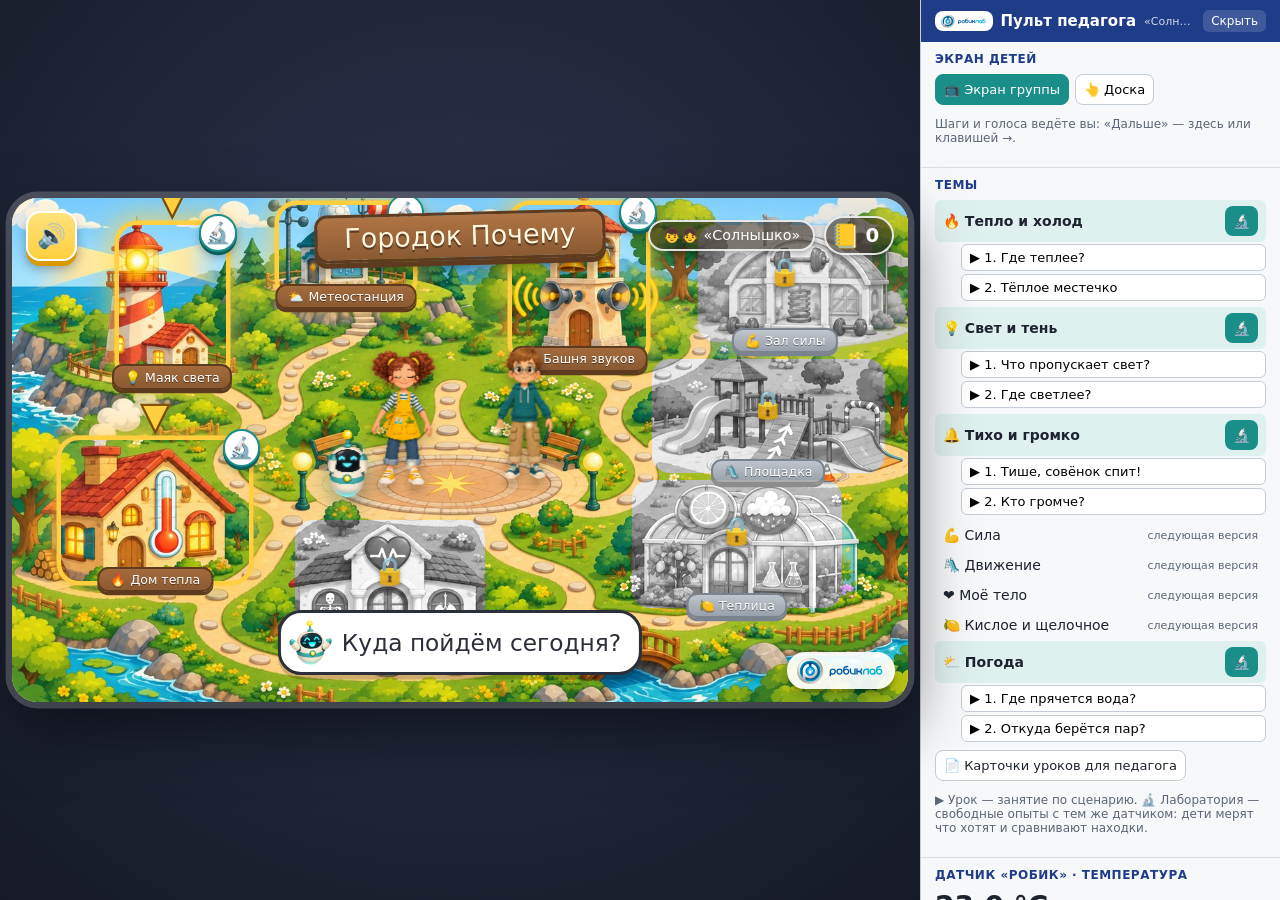
<file: index.html>
<!doctype html>
<html lang="ru">
<head>
<meta charset="utf-8">
<meta name="viewport" content="width=device-width, initial-scale=1">
<title>РобикЛаб.Старт — прототип</title>
<link rel="icon" type="image/svg+xml" href="img/logo_mark.svg">
<link rel="stylesheet" href="css/app.css?v=25">
</head>
<body>
<div class="app" id="app">
  <main class="stage-wrap"><div class="stage" id="stage"></div></main>
  <aside class="panel" id="panel"></aside>
  <button class="showpanel" id="showpanel">Пульт педагога (P)</button>
</div>
<!-- Обычные скрипты, без сборки: страница открывается и с диска (file://), и с сервера. -->
<script src="js/content/lesson-heat-1.js?v=25"></script>
<script src="js/content/lesson-sound-1.js?v=25"></script>
<script src="js/content/lesson-light-1.js?v=25"></script>
<script src="js/content/lesson-weather-1.js?v=25"></script>
<script src="js/content/lesson-heat-2.js?v=25"></script>
<script src="js/content/lesson-sound-2.js?v=25"></script>
<script src="js/content/lesson-light-2.js?v=25"></script>
<script src="js/content/lesson-weather-2.js?v=25"></script>
<script src="js/content/voice-pack.js?v=25"></script>
<script src="js/sensor.js?v=25"></script>
<script src="js/engine.js?v=25"></script>
<script src="js/sync.js?v=25"></script>
<script src="js/fx.js?v=25"></script>
<script src="js/rig.js?v=25"></script>
<script src="js/content/rigs.js?v=25"></script>
<script src="js/world.js?v=25"></script>
<script src="js/ui.js?v=25"></script>
</body>
</html>
</file>
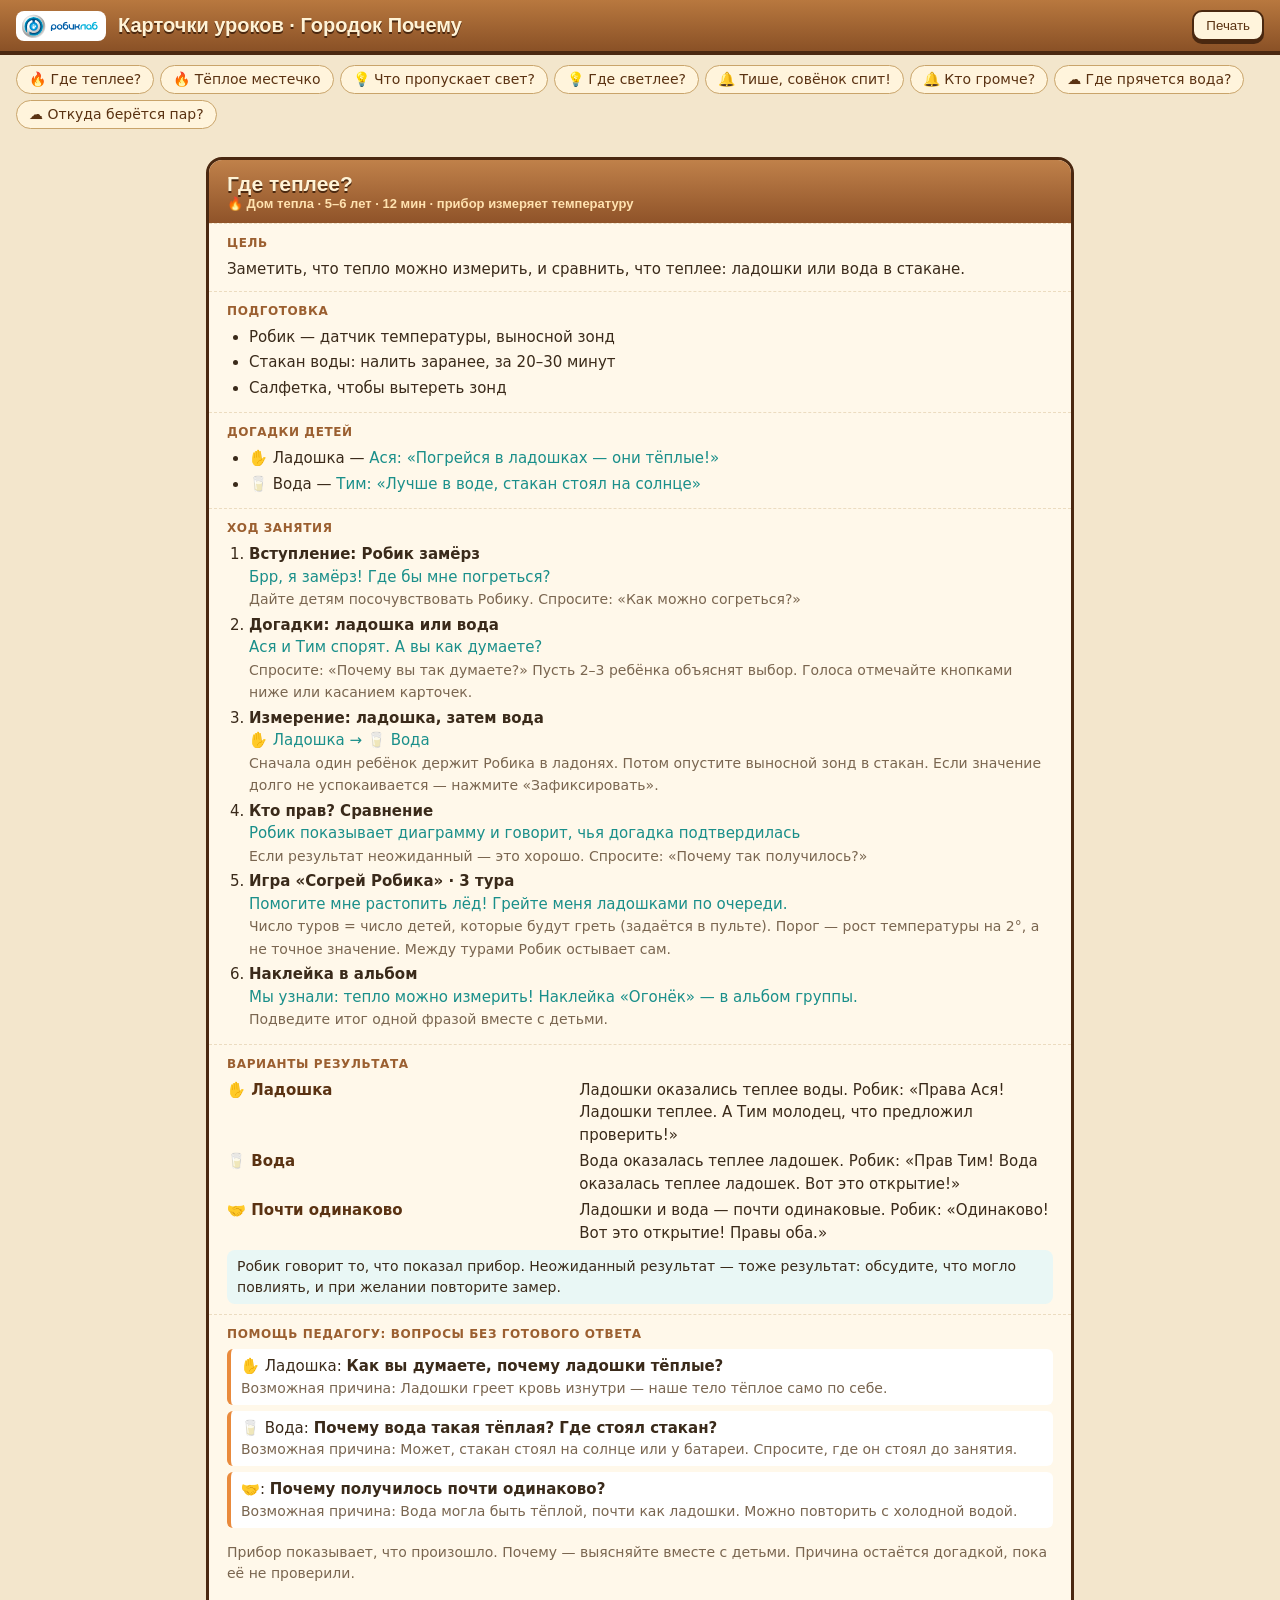
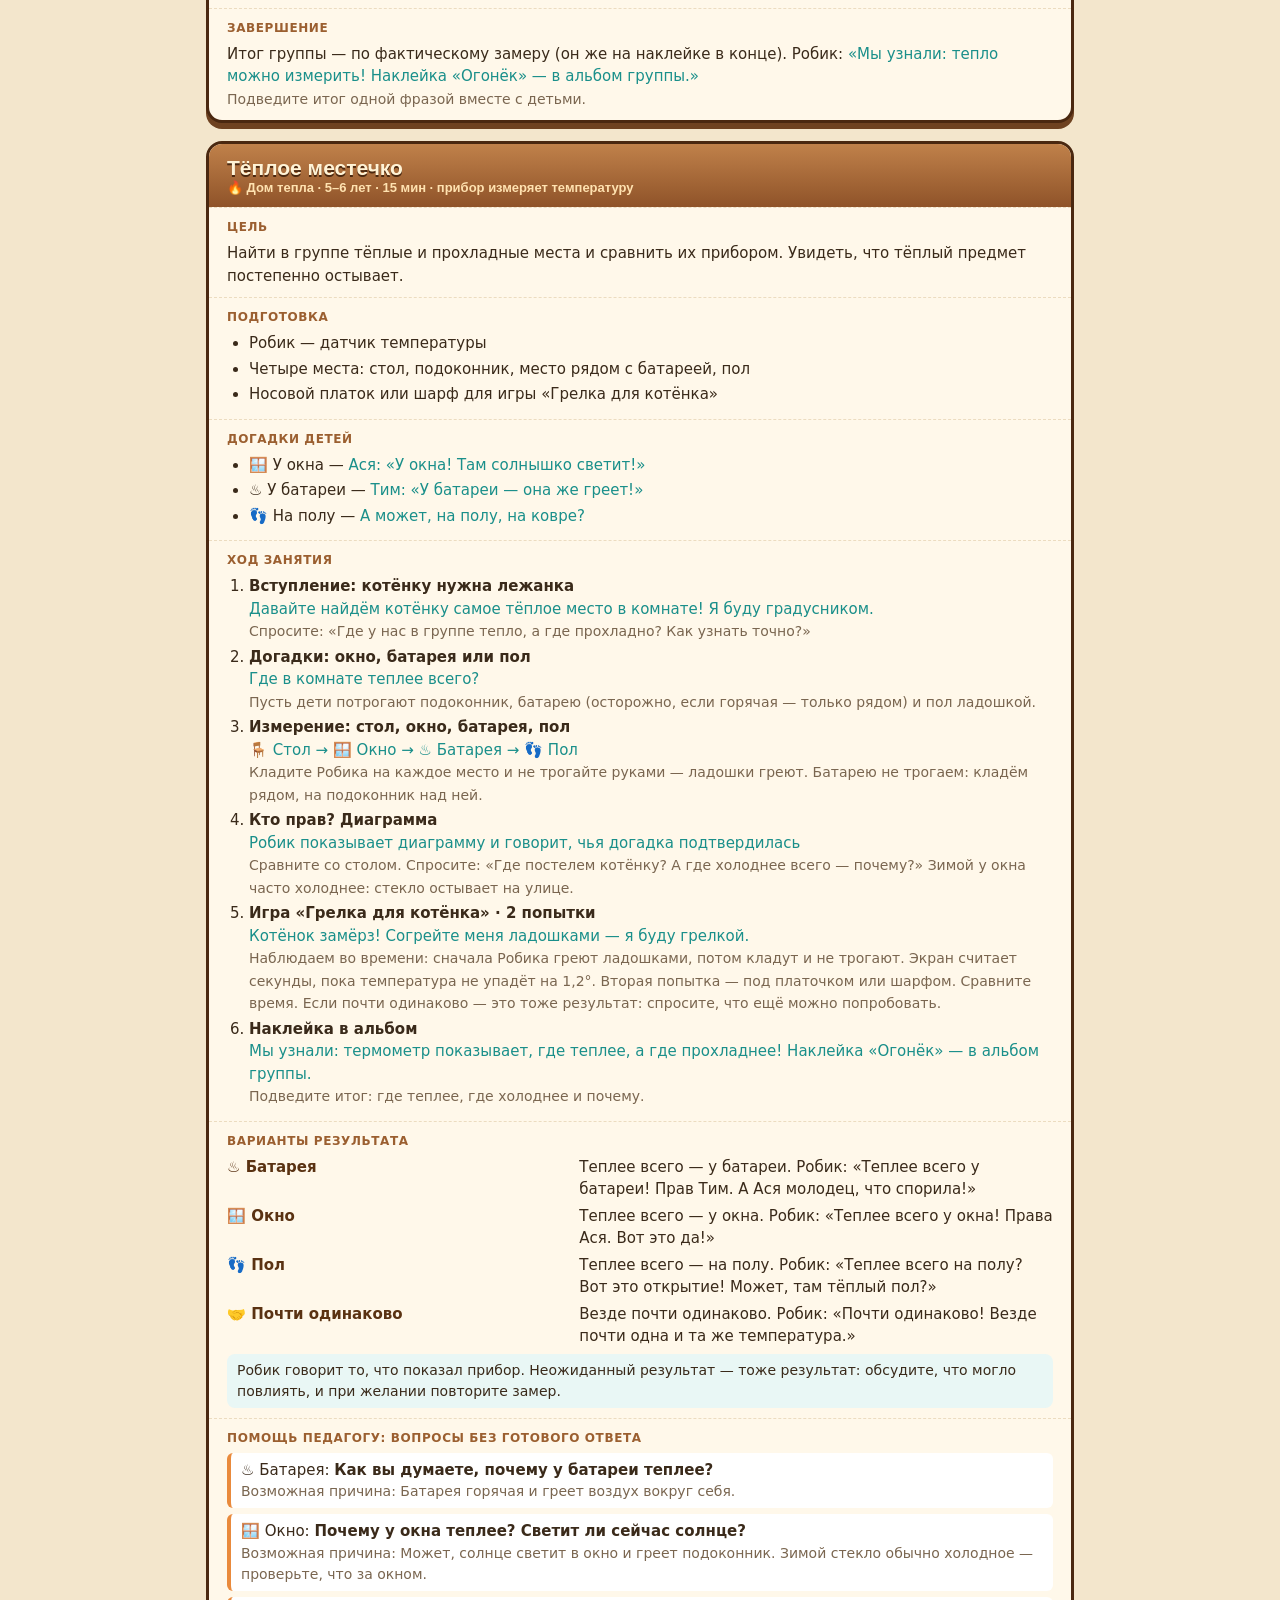
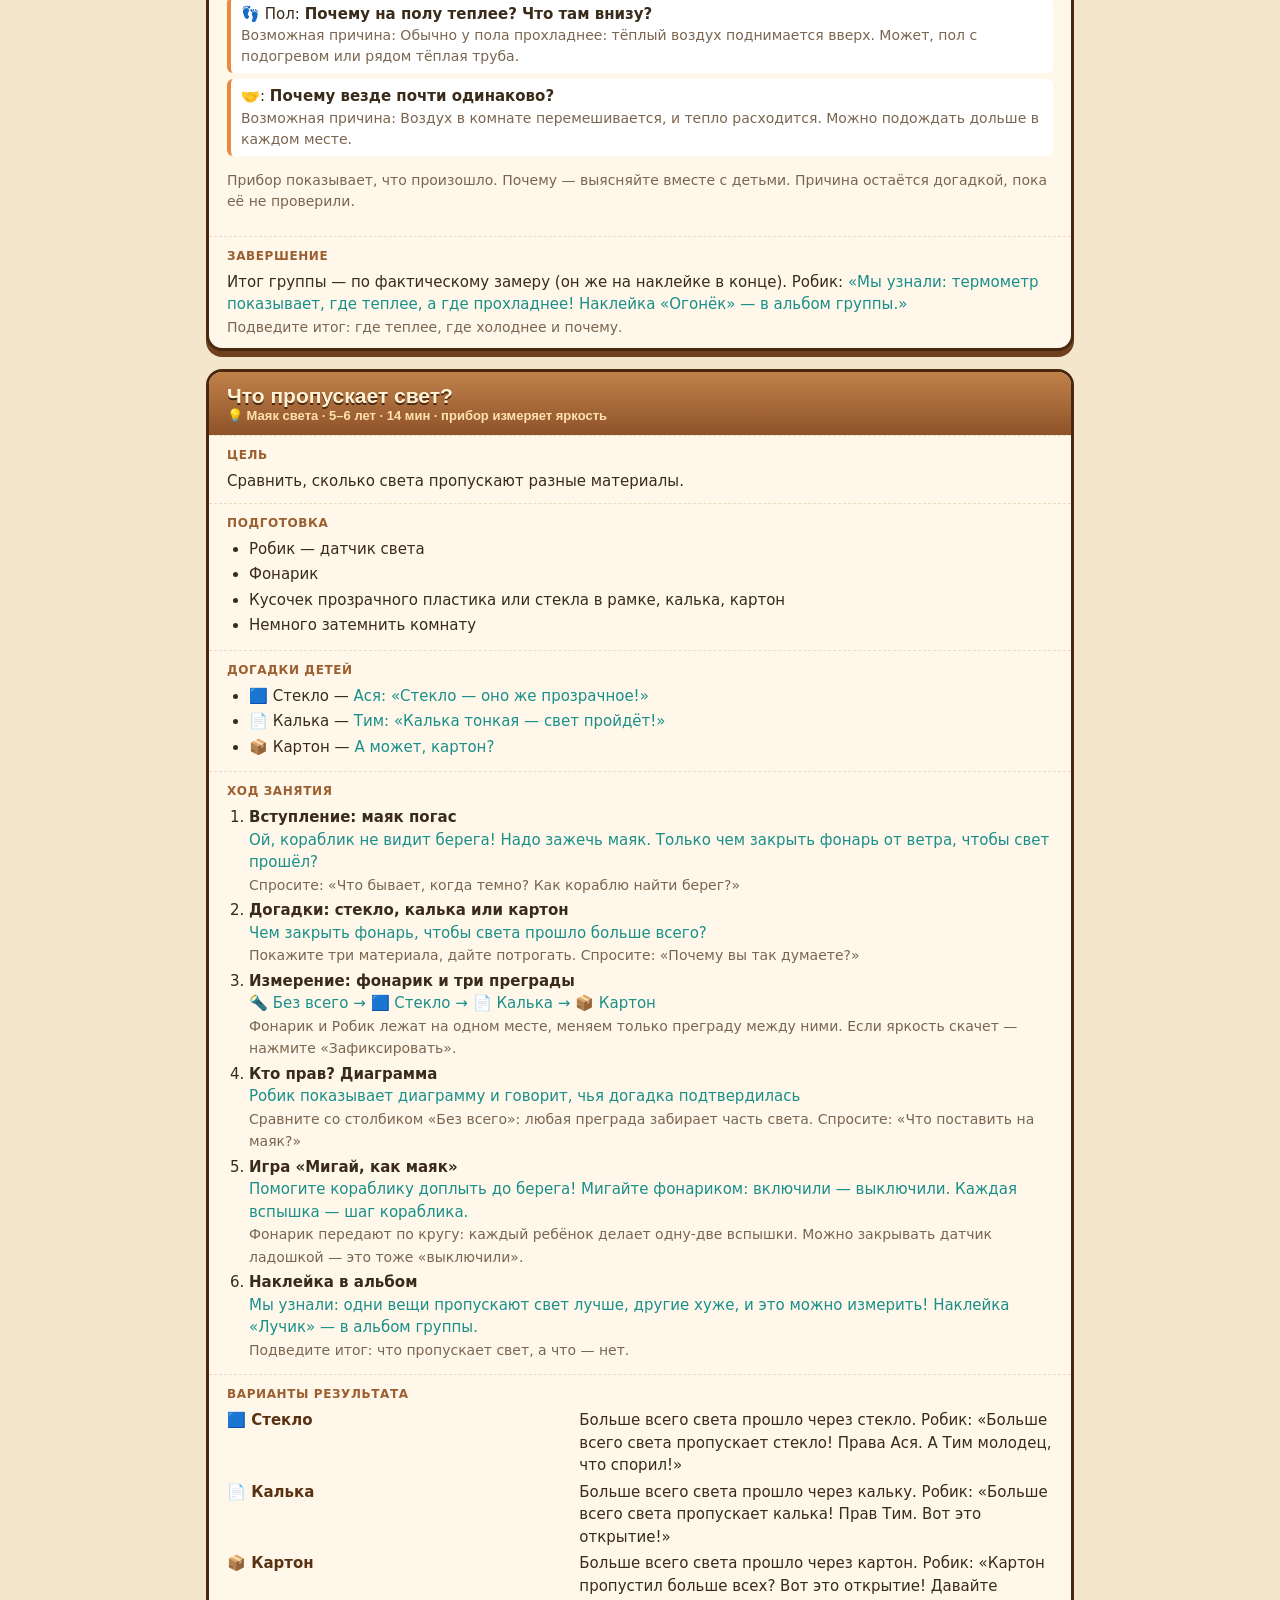
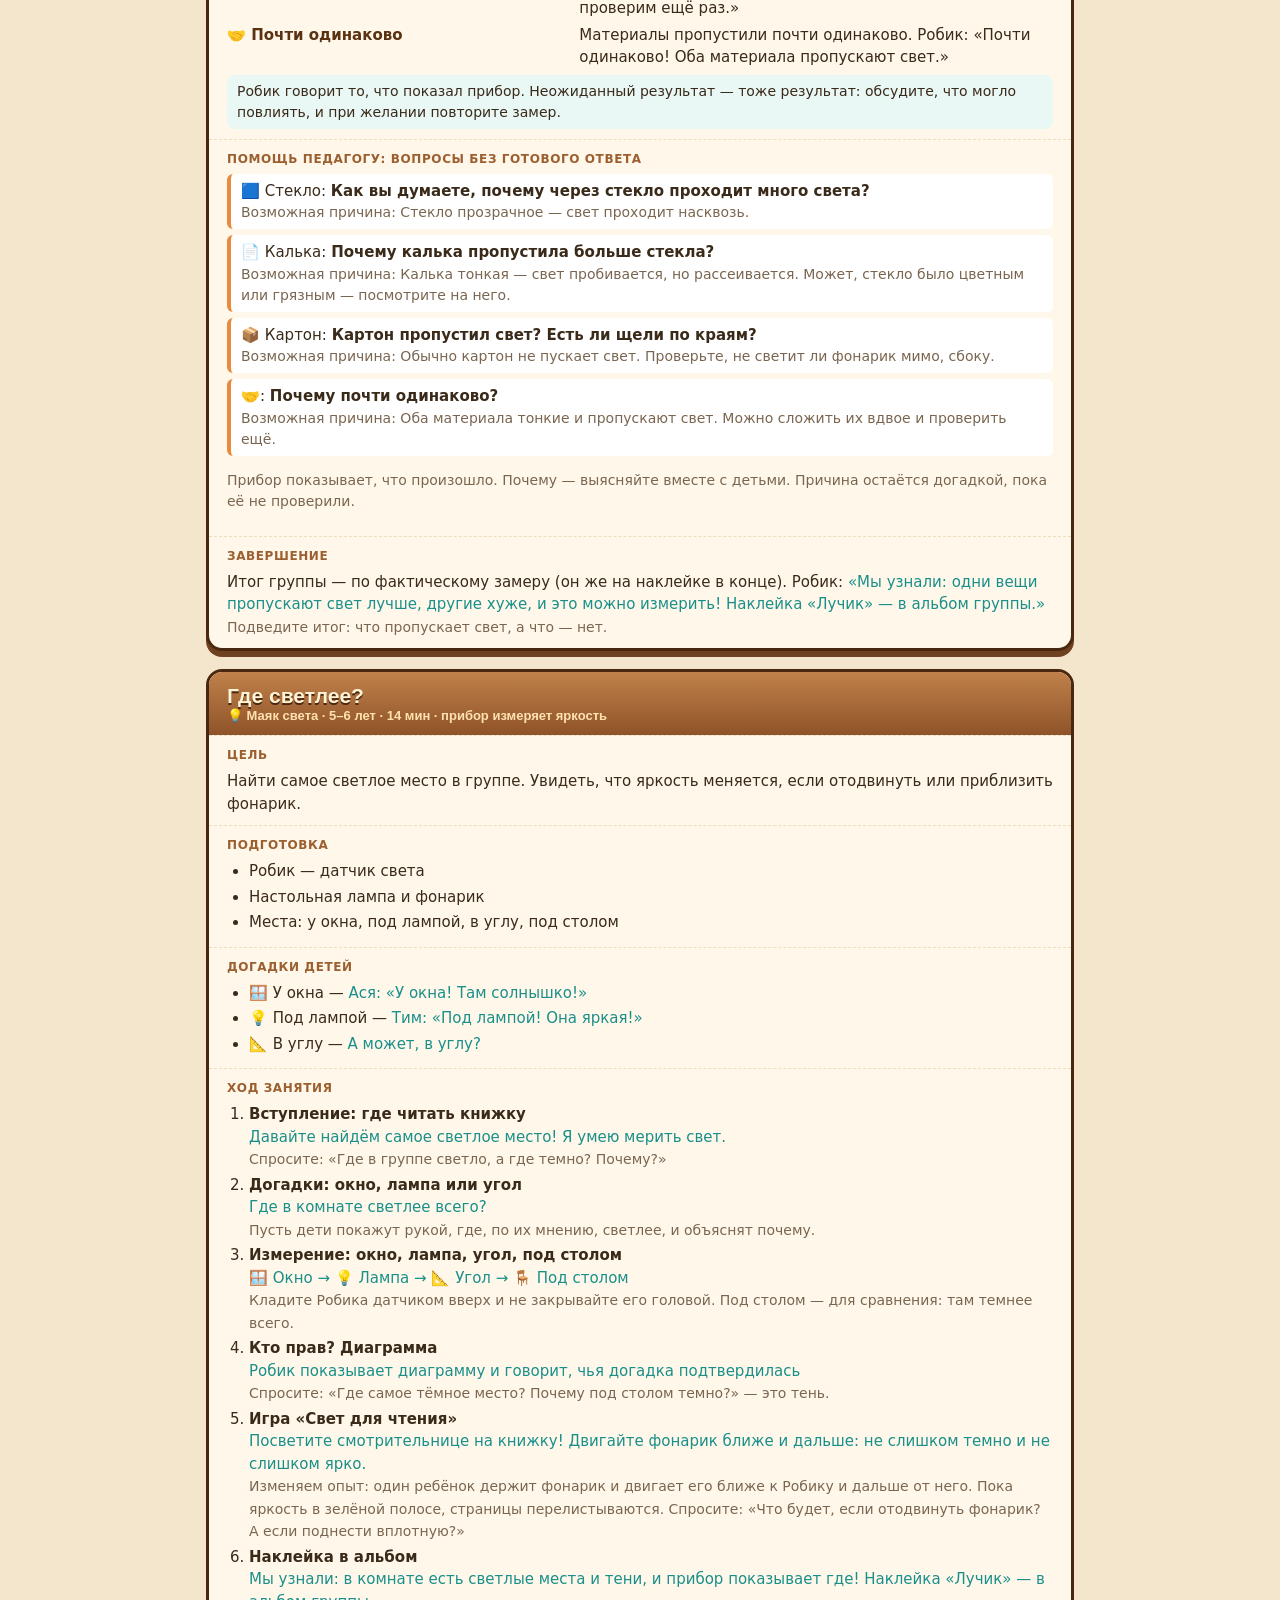
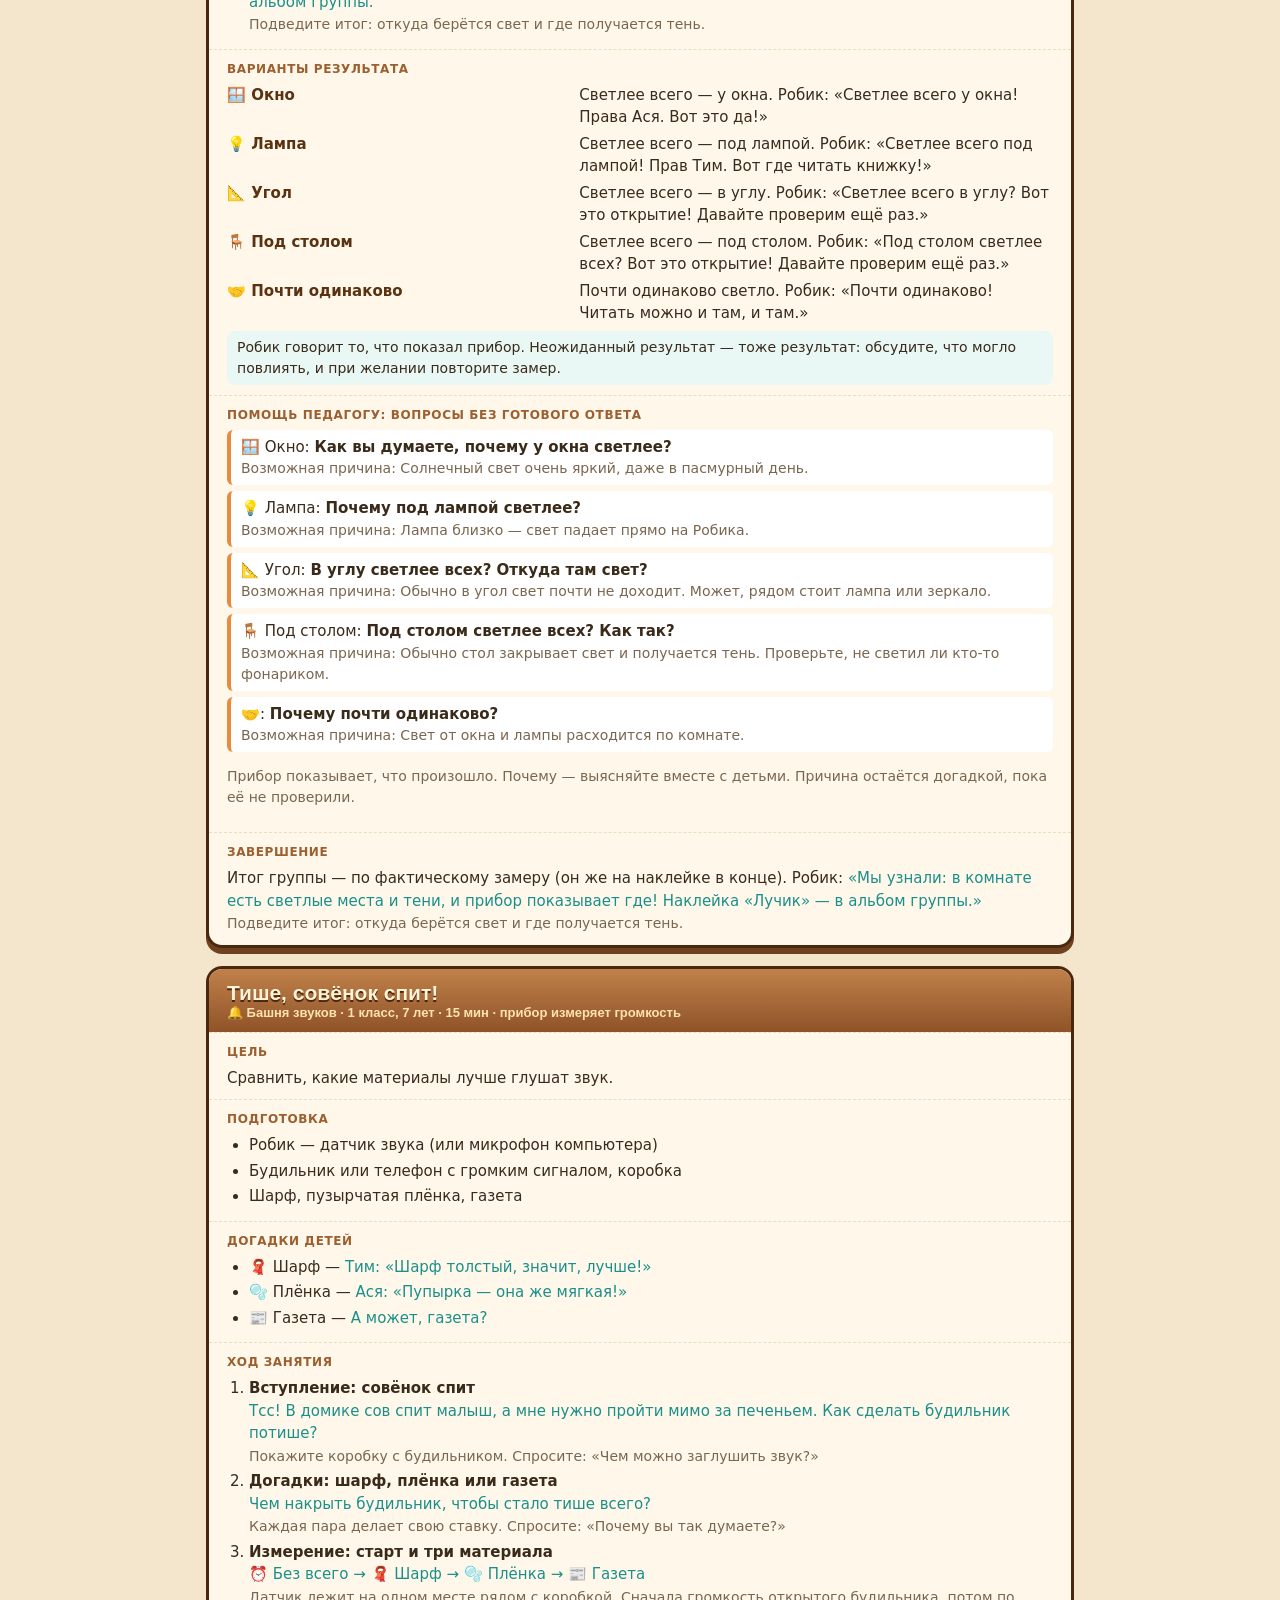
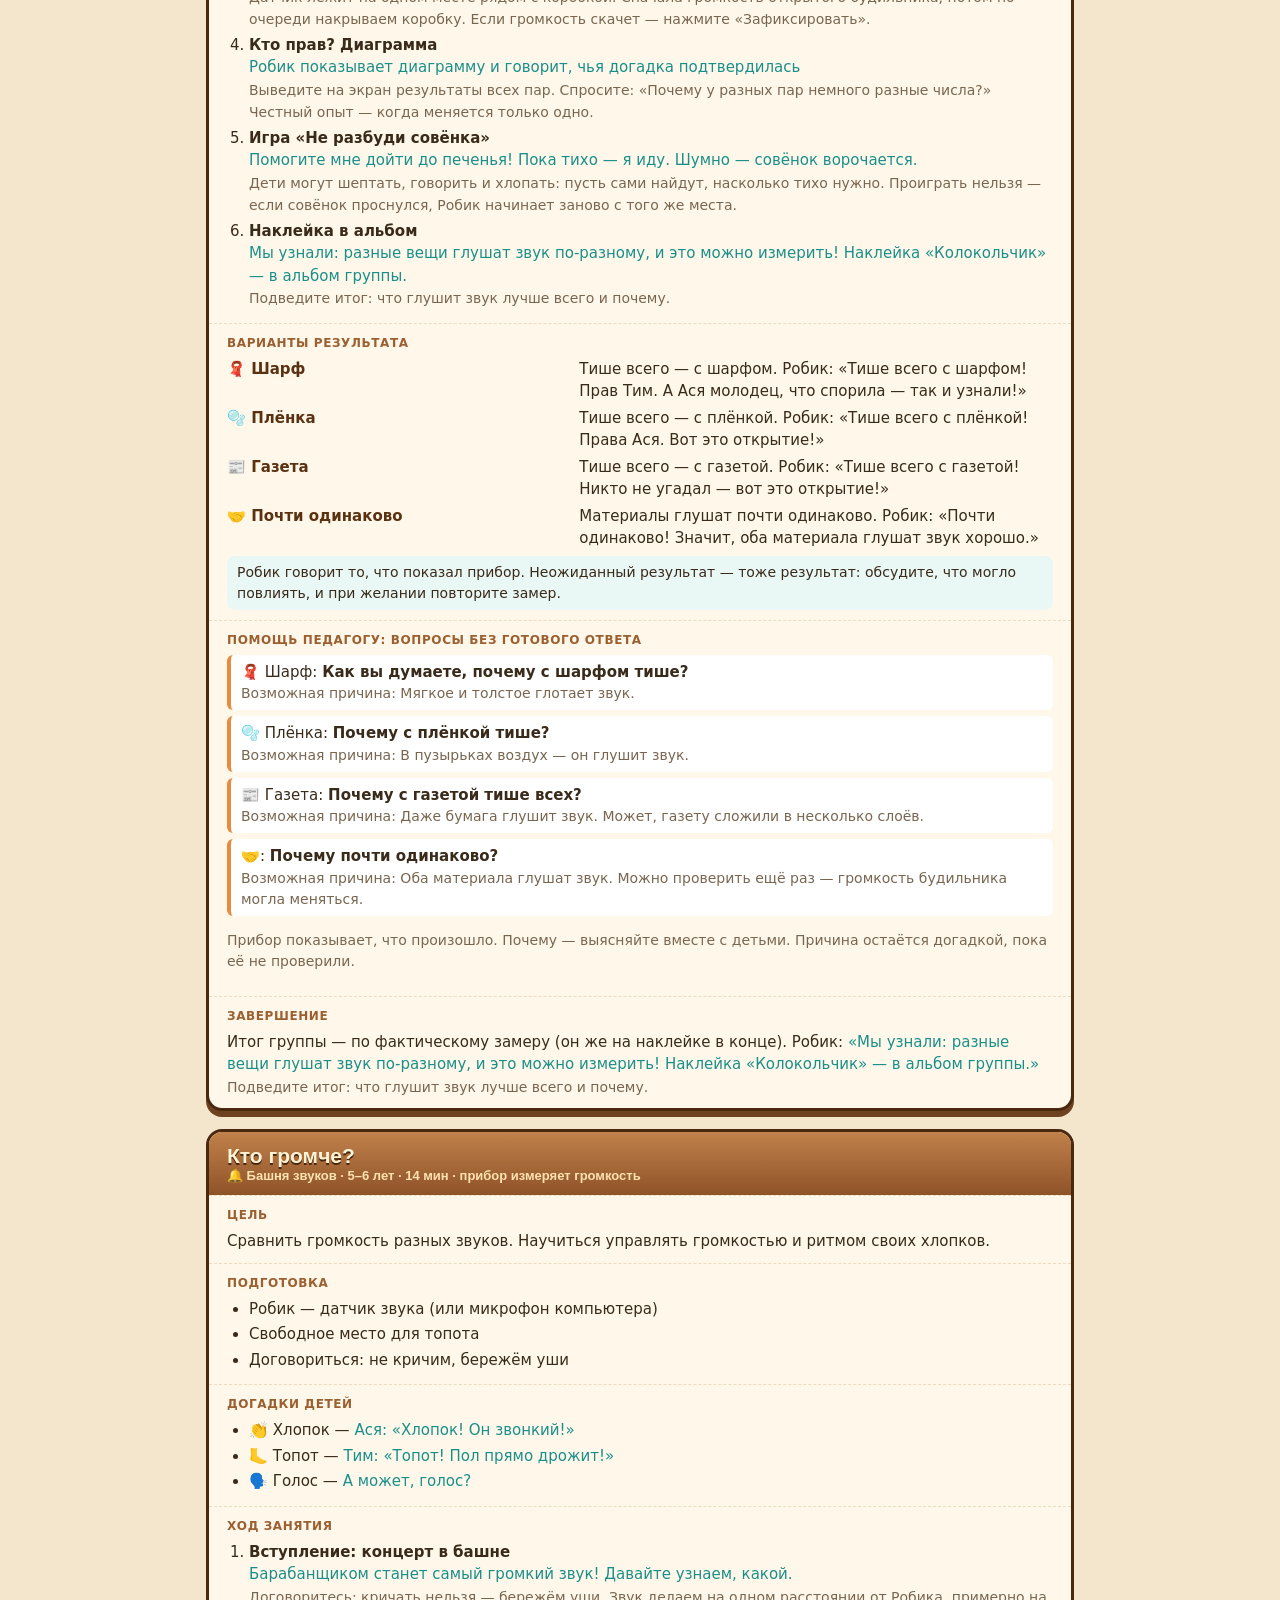
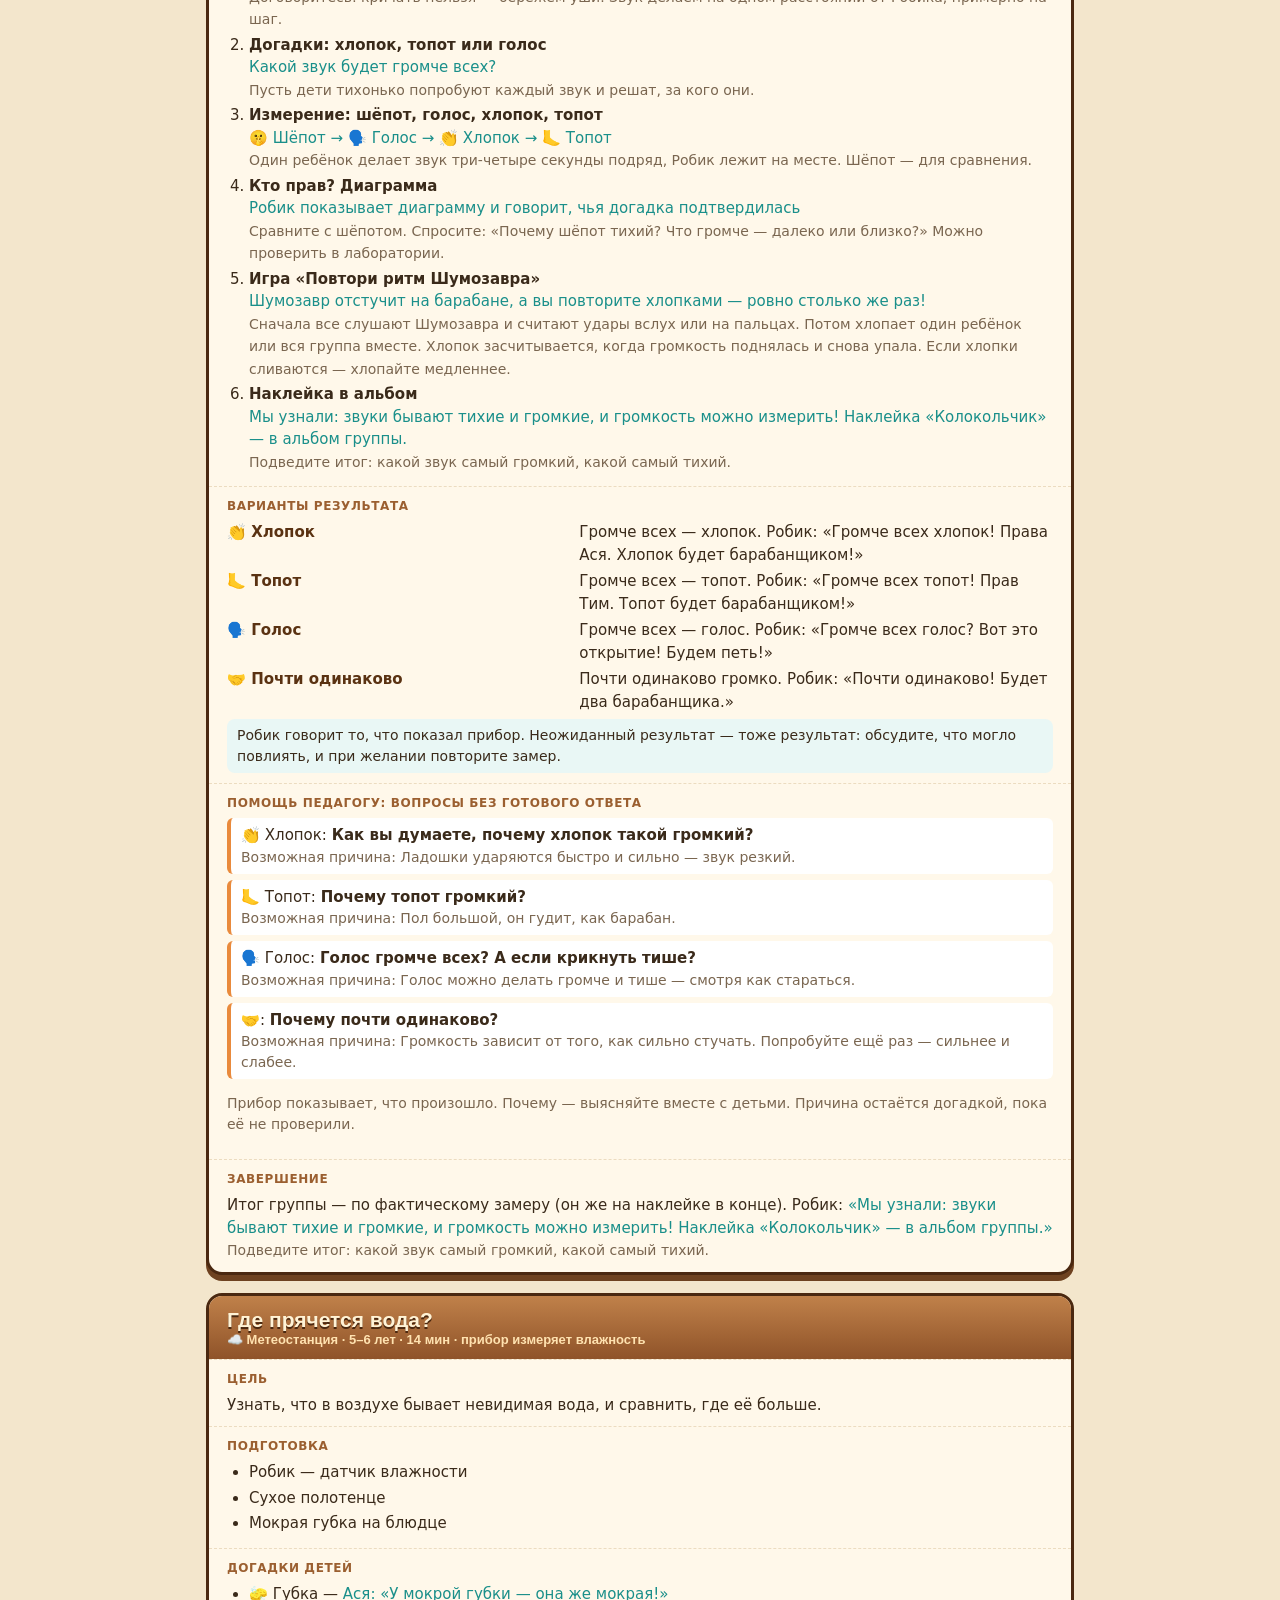
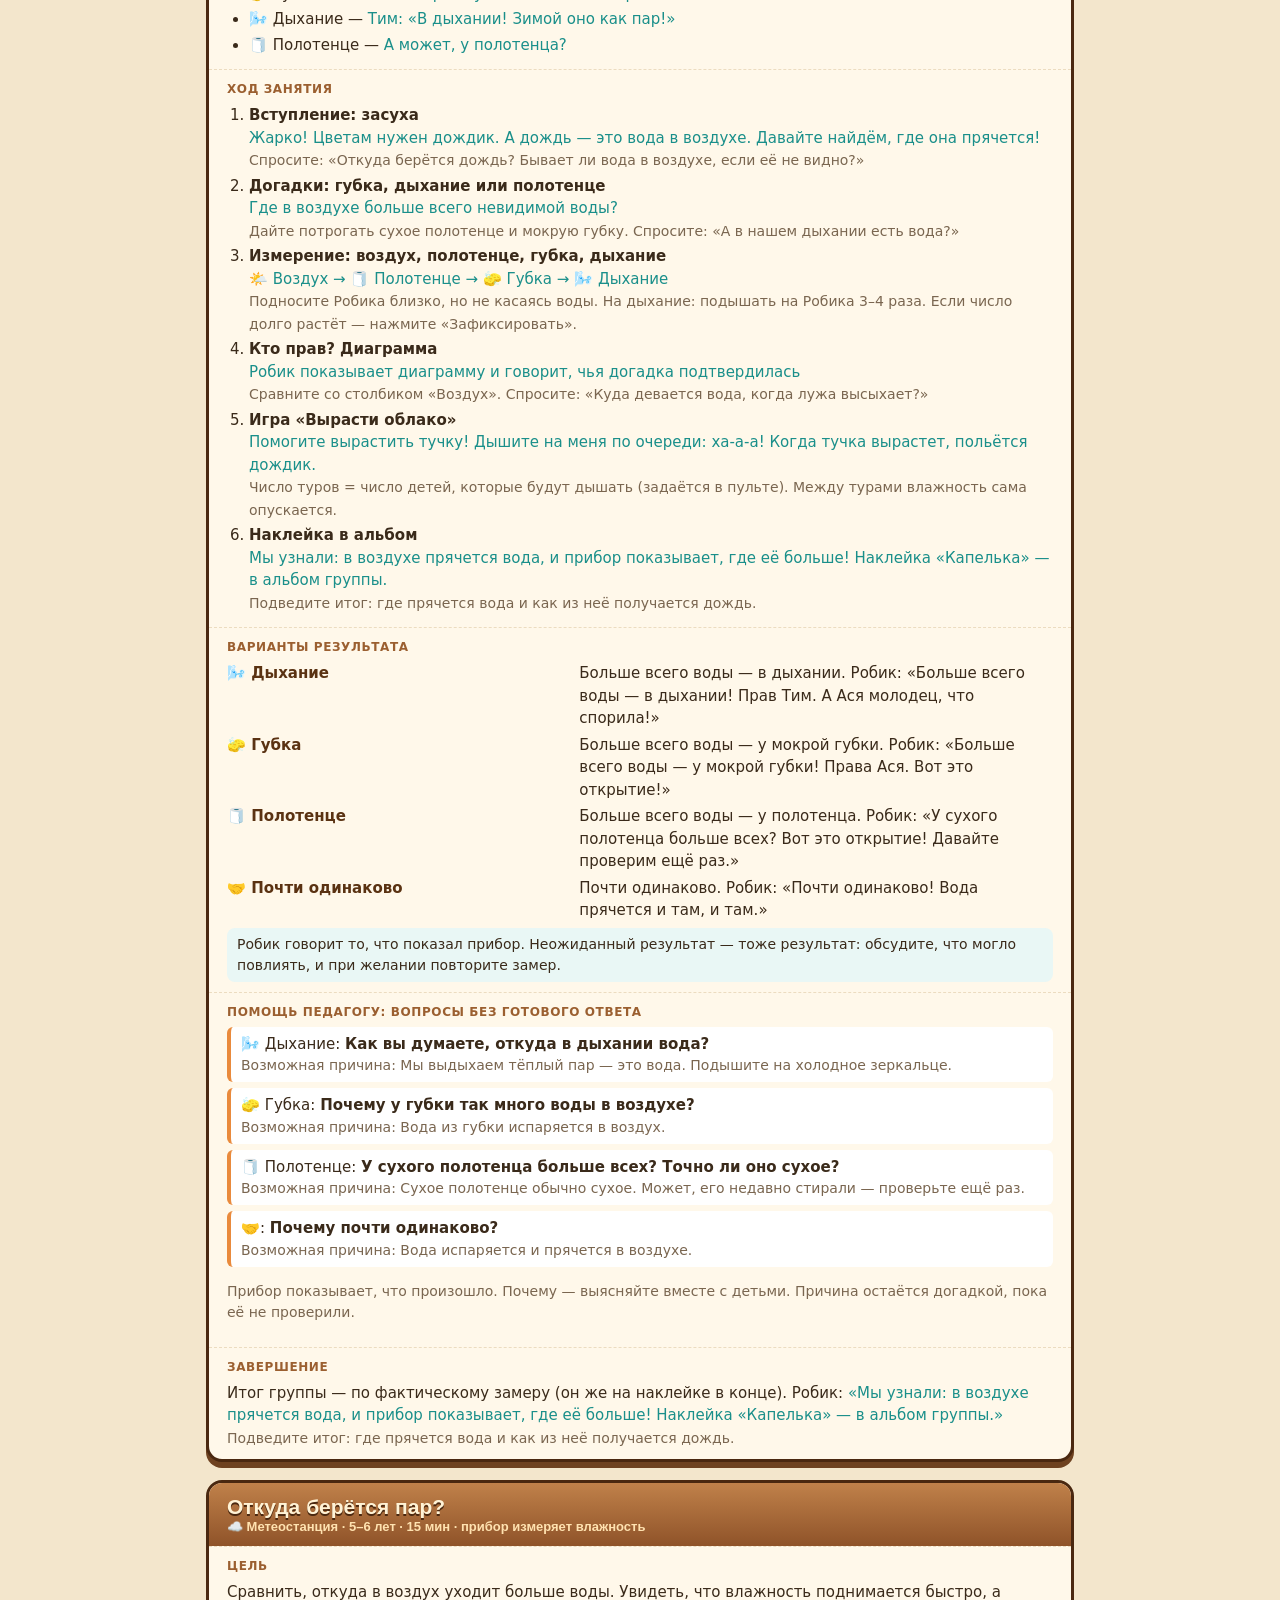
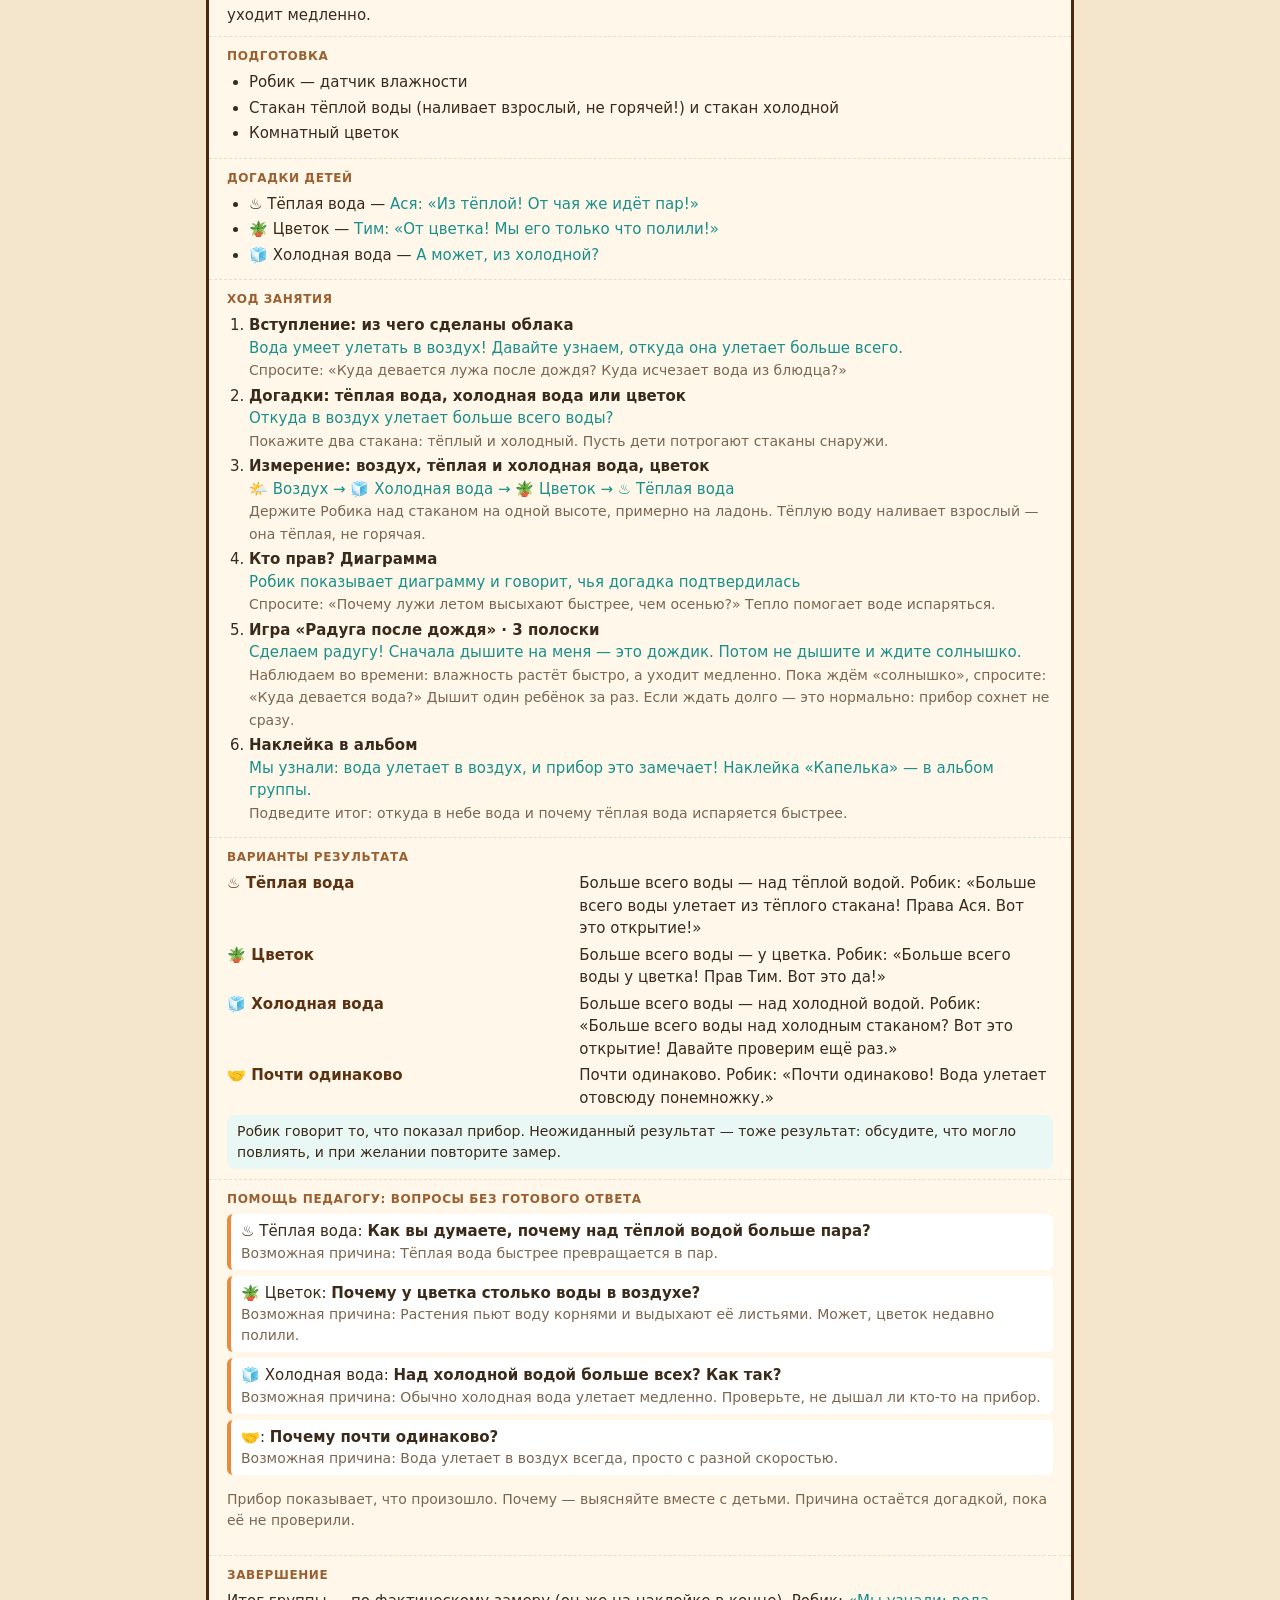
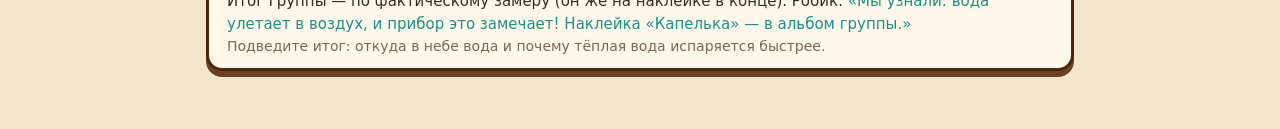
<file: cards.html>
<!doctype html>
<html lang="ru">
<head>
<meta charset="utf-8">
<meta name="viewport" content="width=device-width, initial-scale=1">
<title>Карточки уроков — РобикЛаб.Старт</title>
<link rel="icon" href="img/logo_mark.svg">
<style>
  :root { --ink:#3a2a1a; --brown:#5a3212; --plank:#9b5f30; --plank-d:#4a2810; --parch:#fff8ea; --line:#ecdcc0; --accent:#e98a3c; --teal:#1a8f8a; --muted:#7a6650; }
  * { box-sizing:border-box; }
  body { margin:0; background:#f3e6cc; color:var(--ink); font:15px/1.5 "Segoe UI", system-ui, sans-serif; }
  header { position:sticky; top:0; z-index:5; background:linear-gradient(#b8783f, #8a5126); border-bottom:4px solid var(--plank-d); padding:10px max(16px, env(safe-area-inset-left, 0px)); display:flex; gap:12px; align-items:center; flex-wrap:wrap; }
  header img { height:30px; background:#fff; border-radius:8px; padding:3px 6px; }
  header h1 { margin:0; font:900 20px "Segoe UI Black", "Arial Rounded MT Bold", sans-serif; color:#fff3d6; text-shadow:0 2px 0 var(--plank-d); flex:1; min-width:200px; }
  header button { font:700 14px inherit; padding:6px 12px; border-radius:10px; border:2px solid var(--plank-d); background:#fff4dc; color:var(--brown); cursor:pointer; box-shadow:0 3px 0 var(--plank-d); }
  nav { display:flex; flex-wrap:wrap; gap:6px; padding:10px max(16px, env(safe-area-inset-left, 0px)); }
  nav a { text-decoration:none; color:var(--brown); background:#fff4dc; border:1.5px solid #c9a46a; border-radius:20px; padding:3px 12px; font-size:14px; }
  nav a:hover { background:#ffe7b8; }
  main { max-width:900px; margin:0 auto; padding:0 max(16px, env(safe-area-inset-right, 0px)) 40px max(16px, env(safe-area-inset-left, 0px)); }
  .card { scroll-margin-top:70px; background:var(--parch); border:3px solid var(--plank-d); border-radius:16px; margin:18px 0; box-shadow:0 6px 0 #6e4220; overflow:hidden; }
  .card > h2 { margin:0; padding:12px 18px; background:linear-gradient(#c0814a, #8f5329); color:#fff3d6; font:900 21px "Segoe UI Black", "Arial Rounded MT Bold", sans-serif; text-shadow:0 2px 0 var(--plank-d); text-wrap:balance; }
  .card > h2 small { display:block; font:600 13px "Segoe UI", sans-serif; color:#ffe2b0; text-shadow:none; }
  .sec { padding:10px 18px; border-top:1px dashed var(--line); }
  .sec h3 { margin:0 0 6px; font-size:12px; text-transform:uppercase; letter-spacing:.6px; color:var(--plank); }
  .sec ul, .sec ol { margin:0; padding-left:22px; }
  .sec li { margin:3px 0; }
  .say { color:var(--teal); }
  .muted { color:var(--muted); font-size:14px; }
  .var { display:grid; grid-template-columns:minmax(0, 1fr) minmax(0, 1.4fr); gap:4px 14px; }
  .var b { color:var(--brown); }
  .q { margin:6px 0; padding:6px 10px; background:#fff; border-left:4px solid var(--accent); border-radius:6px; }
  .q span { display:block; color:var(--muted); font-size:14px; }
  .note { margin-top:6px; padding:6px 10px; background:#e9f7f5; border-radius:8px; font-size:14px; }
  @media (max-width:560px) { .var { grid-template-columns:1fr; } }
  @media print {
    header, nav { display:none; } body { background:#fff; } .card { box-shadow:none; break-inside:avoid-page; page-break-after:always; margin:0; }
  }
</style>
</head>
<body>
<header><img src="img/logo.svg" alt="робиклаб"><h1>Карточки уроков · Городок Почему</h1><button onclick="print()">Печать</button></header>
<nav id="nav"></nav>
<main id="main"></main>
<script src="js/content/lesson-heat-1.js?v=25"></script>
<script src="js/content/lesson-heat-2.js?v=25"></script>
<script src="js/content/lesson-light-1.js?v=25"></script>
<script src="js/content/lesson-light-2.js?v=25"></script>
<script src="js/content/lesson-sound-1.js?v=25"></script>
<script src="js/content/lesson-sound-2.js?v=25"></script>
<script src="js/content/lesson-weather-1.js?v=25"></script>
<script src="js/content/lesson-weather-2.js?v=25"></script>
<script>
// Карточка собирается из того же контент-пакета, что и урок: поменяли реплику в уроке — поменялась и карточка.
const HOUSE = { heat: '🔥 Дом тепла', light: '💡 Маяк света', sound: '🔔 Башня звуков', weather: '☁️ Метеостанция' };
const UNIT = { t: 'температуру', sound: 'громкость', light: 'яркость', rh: 'влажность' };
const esc = t => String(t || '').replace(/&/g, '&amp;').replace(/</g, '&lt;');
const ids = ['heat-1', 'heat-2', 'light-1', 'light-2', 'sound-1', 'sound-2', 'weather-1', 'weather-2'].filter(id => RL.content[id]);
document.getElementById('nav').innerHTML = ids.map(id => `<a href="#${id}">${HOUSE[RL.content[id].house].split(' ')[0]} ${esc(RL.content[id].title)}</a>`).join('');
document.getElementById('main').innerHTML = ids.map(id => {
  const L = RL.content[id], c = L.card || {}, S = t => L.steps.find(x => x.type === t);
  const g = S('guess'), m = S('measure'), cmp = S('compare'), game = S('game'), st = S('sticker');
  const lbl = k => { const x = m && m.conditions.find(z => z.key === k); return x ? x.icon + ' ' + x.label : k; };
  const flow = L.steps.map(x => {
    let say = x.type === 'measure' ? x.conditions.map(z => z.icon + ' ' + z.label).join(' → ') : x.type === 'compare' ? 'Робик показывает диаграмму и говорит, чья догадка подтвердилась' : x.say;
    return `<li><b>${esc(x.title)}</b>${say ? `<br><span class="say">${esc(say)}</span>` : ''}${x.hint ? `<br><span class="muted">${esc(x.hint)}</span>` : ''}</li>`; }).join('');
  const keys = cmp ? Object.keys(cmp.win) : [];
  const vars = cmp ? keys.map(k => `<b>${esc(lbl(k))}</b><span>${esc(cmp.found && cmp.found[k] || '')}. Робик: «${esc(cmp.win[k])}»</span>`).join('') +
    `<b>🤝 Почти одинаково</b><span>${esc(cmp.found && cmp.found.tie || '')}. Робик: «${esc(cmp.tie)}»</span>` : '';
  const why = cmp && cmp.why ? Object.entries(cmp.why).map(([k, w]) => `<div class="q">${k === 'tie' ? '🤝' : esc(lbl(k))}: <b>${esc(w.ask || w.text)}</b>${w.idea ? `<span>Возможная причина: ${esc(w.idea)}</span>` : ''}</div>`).join('') : '';
  return `<article class="card" id="${id}">
    <h2>${esc(L.title)}<small>${HOUSE[L.house]} · ${esc(L.age)} · ${L.minutes} мин · прибор измеряет ${UNIT[L.channel]}</small></h2>
    <div class="sec"><h3>Цель</h3>${esc(c.goal || '—')}</div>
    <div class="sec"><h3>Подготовка</h3><ul>${(c.prep || []).map(x => `<li>${esc(x)}</li>`).join('')}</ul></div>
    ${g ? `<div class="sec"><h3>Догадки детей</h3><ul>${g.options.map(o => `<li>${o.icon} ${esc(o.label)} — <span class="say">${esc(o.say)}</span></li>`).join('')}</ul></div>` : ''}
    <div class="sec"><h3>Ход занятия</h3><ol>${flow}</ol></div>
    ${cmp ? `<div class="sec"><h3>Варианты результата</h3><div class="var">${vars}</div>
      <div class="note">Робик говорит то, что показал прибор. Неожиданный результат — тоже результат: обсудите, что могло повлиять, и при желании повторите замер.</div></div>` : ''}
    ${why ? `<div class="sec"><h3>Помощь педагогу: вопросы без готового ответа</h3>${why}
      <p class="muted">Прибор показывает, что произошло. Почему — выясняйте вместе с детьми. Причина остаётся догадкой, пока её не проверили.</p></div>` : ''}
    <div class="sec"><h3>Завершение</h3>Итог группы — по фактическому замеру (он же на наклейке в конце). ${st ? `Робик: <span class="say">«${esc(st.say)}»</span>` : ''}${st && st.hint ? `<br><span class="muted">${esc(st.hint)}</span>` : ''}</div>
  </article>`; }).join('');
if (location.hash) { const el = document.querySelector(location.hash); if (el) el.scrollIntoView(); }
</script>
</body>
</html>
</file>
<file: css/app.css>
:root {
  --ink:#1d2430; --muted:#5b6676; --navy:#1f3c88; --teal:#1a8f8a; --teal-soft:#dff1ef;
  --yellow:#f2b632; --line:#d9dee5; --soft:#f4f6f9; --cream:#fff8ec; --warm:#f26b1d; --cold:#4a90d9;
  --wood:#8a5a32; --wood-d:#5e3a1e; --candy:#ffcf3f; --candy-d:#d99a00;
  --panel-w: 360px;
  --game-font: "Segoe UI Black", "Arial Rounded MT Bold", "Segoe UI", system-ui, sans-serif;
}
* { box-sizing:border-box; }
html, body { margin:0; height:100%; background:#1d2230; color:var(--ink); font-family:"Segoe UI", system-ui, Arial, sans-serif; }
button { font:inherit; cursor:pointer; }

.app { display:flex; height:100vh; height:100dvh; }
.app.present .panel { display:none; }
.stage-wrap { flex:1; display:flex; align-items:center; justify-content:center; padding:12px; min-width:0;
  background:radial-gradient(circle at 50% 40%, #2c3550, #161a26); }
.stage { position:relative; container-type:inline-size; aspect-ratio:16/9; width:min(100%, calc((100vh - 24px) * 16 / 9));
  border-radius:2cqw; overflow:hidden; background:#ffe9c7; box-shadow:0 0 0 .5cqw #fff3, 0 2cqw 5cqw rgba(0,0,0,.55); user-select:none; }
.scr { position:absolute; inset:0; animation:scrIn .45s ease-out; }
@keyframes scrIn { from { opacity:0; transform:scale(1.04); } to { opacity:1; transform:none; } }
.bg { position:absolute; inset:0; background-size:cover; background-position:center; }
.bg.kb { animation:kb 30s ease-in-out infinite alternate; }
@keyframes kb { to { transform:scale(1.06) translate(-1%, -1%); } }

/* ---------- игровые кнопки ---------- */
.gbtn { width:5.6cqw; height:5.6cqw; border-radius:1.6cqw; border:.3cqw solid #fff; background:linear-gradient(#ffe27a, var(--candy));
  box-shadow:0 .55cqw 0 var(--candy-d), 0 .9cqw 1.2cqw rgba(0,0,0,.3); font-size:2.6cqw; display:flex; align-items:center; justify-content:center;
  position:relative; transition:transform .08s; padding:0; }
.gbtn:hover { transform:translateY(-.2cqw); }
.gbtn:active { transform:translateY(.45cqw); box-shadow:0 .1cqw 0 var(--candy-d), 0 .3cqw .6cqw rgba(0,0,0,.3); }
.gbtn.big { width:8cqw; height:8cqw; border-radius:50%; font-size:3.4cqw; color:#fff; background:linear-gradient(#3fd1c6, var(--teal)); box-shadow:0 .7cqw 0 #0d5f5b, 0 1cqw 1.6cqw rgba(0,0,0,.35); }
.gbtn.big:active { box-shadow:0 .15cqw 0 #0d5f5b; }
.next { position:absolute; right:2cqw; bottom:2cqw; z-index:8; animation:nudge 2.4s ease-in-out infinite; }
@keyframes nudge { 0%,80%,100% { transform:none; } 88% { transform:translateX(.6cqw); } 94% { transform:translateX(-.2cqw); } }
.home .ring-prog { position:absolute; inset:-.6cqw; border-radius:2cqw; border:.5cqw solid #fff; opacity:0; }
.home.holding .ring-prog { opacity:1; animation:hold 1.5s linear forwards; }
@keyframes hold { from { clip-path:inset(100% 0 0 0);} to { clip-path:inset(0 0 0 0);} }

/* ---------- HUD ---------- */
.hud { position:absolute; left:1.6cqw; right:1.6cqw; top:1.4cqw; display:flex; align-items:center; gap:1cqw; z-index:9; pointer-events:none; }
.hud > * { pointer-events:auto; }
.hud .spacer { flex:1; }
.path { flex:1; display:flex; align-items:center; justify-content:center; }
.path .node { width:4.2cqw; height:4.2cqw; border-radius:50%; background:rgba(255,255,255,.75); border:.3cqw solid #fff; display:flex; align-items:center; justify-content:center;
  font-size:2cqw; box-shadow:0 .3cqw .6cqw rgba(0,0,0,.25); filter:grayscale(.6); opacity:.85; }
.path .node.done { background:#8fd45a; color:#fff; font-weight:900; filter:none; opacity:1; }
.path .node.cur { width:5.6cqw; height:5.6cqw; font-size:2.8cqw; background:#fff; border-color:var(--candy); filter:none; opacity:1; box-shadow:0 0 0 .5cqw rgba(255,207,63,.45), 0 .4cqw .8cqw rgba(0,0,0,.3); animation:pulse 1.4s ease-in-out infinite; }
@keyframes pulse { 50% { box-shadow:0 0 0 1cqw rgba(255,207,63,.15), 0 .4cqw .8cqw rgba(0,0,0,.3); } }
.path .link { width:2.4cqw; height:.6cqw; background:rgba(255,255,255,.7); border-radius:.3cqw; }
.starbox, .pillbox { display:flex; align-items:center; gap:.6cqw; background:rgba(40,30,20,.55); color:#fff; border:.3cqw solid rgba(255,255,255,.85); border-radius:3cqw;
  padding:.4cqw 1.4cqw .4cqw .6cqw; font-family:var(--game-font); font-size:2.2cqw; box-shadow:0 .3cqw .6cqw rgba(0,0,0,.25); }
.pillbox { padding:.6cqw 1.4cqw; font-size:1.6cqw; }
.starbox .st { font-size:2.6cqw; animation:spin 6s linear infinite; display:inline-block; }
@keyframes spin { to { transform:rotate(360deg); } }

/* ---------- реплика Робика ---------- */
.say { position:absolute; left:50%; top:8.6cqw; transform:translateX(-50%); z-index:7; display:flex; align-items:center; gap:1cqw;
  background:#fff; border:.35cqw solid #2b2f3a; border-radius:2.6cqw; padding:.8cqw 2cqw .8cqw .8cqw; max-width:66cqw;
  font-family:var(--game-font); font-size:2.2cqw; line-height:1.2; color:#2b2f3a; box-shadow:0 .5cqw 0 rgba(0,0,0,.18);
  animation:sayIn .5s cubic-bezier(.2,1.6,.4,1); }
.say.still { animation:none; }
.say img { width:5cqw; height:5cqw; object-fit:contain; flex:none; animation:bob 2s ease-in-out infinite; }
.say.cold { background:#eaf6ff; }
@keyframes sayIn { from { transform:translateX(-50%) scale(.4); opacity:0; } to { transform:translateX(-50%) scale(1); opacity:1; } }
.map-say { top:auto; bottom:3cqw; left:50%; }

.subs { position:absolute; left:50%; bottom:1.2cqw; transform:translateX(-50%); max-width:70cqw; background:rgba(20,24,32,.72); color:#fff;
  font-size:1.5cqw; padding:.4cqw 1.2cqw; border-radius:1cqw; z-index:12; text-align:center; pointer-events:none; }
.subs:empty, .nosubs .subs { display:none; }
.pause { position:absolute; inset:0; background:rgba(20,24,32,.55); backdrop-filter:blur(.4cqw); z-index:30; display:flex; align-items:center; justify-content:center; }

/* Робик-спрайт */
.robik { position:absolute; object-fit:contain; filter:drop-shadow(0 1cqw 1cqw rgba(0,0,0,.25)); animation:bob 2.6s ease-in-out infinite; pointer-events:none; }
.robik.m-cold { animation:shiver .16s linear infinite; }
.robik.swap { animation:swapIn .4s cubic-bezier(.2,1.8,.4,1), bob 2.6s 0.4s ease-in-out infinite; }
@keyframes bob { 50% { transform:translateY(-4%); } }
@keyframes shiver { 0%,100% { transform:translateX(0); } 25% { transform:translateX(-1.2%); } 75% { transform:translateX(1.2%); } }
@keyframes swapIn { from { transform:scale(.7); } to { transform:scale(1); } }

/* частицы */
.pt { position:absolute; z-index:40; font-size:2.6cqw; pointer-events:none; transform:translate(-50%,-50%); animation:pt 1.2s ease-out forwards; }
@keyframes pt { 0% { opacity:1; transform:translate(-50%,-50%) scale(.4); } 70% { opacity:1; }
  100% { opacity:0; transform:translate(calc(-50% + var(--dx)), calc(-50% + var(--dy))) rotate(var(--r)) scale(1.1); } }
.cf { position:absolute; top:-3cqw; width:1cqw; height:1.6cqw; border-radius:.2cqw; z-index:40; pointer-events:none; animation:cf linear forwards; }
@keyframes cf { to { transform:translate(var(--sx), 62cqw) rotate(900deg); } }
.snow { position:absolute; inset:0; pointer-events:none; overflow:hidden; z-index:3; }
.snow i { position:absolute; top:-4cqw; color:#fff; font-style:normal; opacity:.85; text-shadow:0 0 .6cqw #bfe6ff; animation:fall linear infinite; }
@keyframes fall { to { transform:translate(4cqw, 64cqw) rotate(360deg); } }

/* ---------- карта ---------- */
.house { position:absolute; border:none; background:transparent; border-radius:2cqw; padding:0; transition:transform .15s; }
.house:hover { transform:scale(1.03); }
.house .lbl { position:absolute; left:50%; bottom:-1.2cqw; transform:translateX(-50%); white-space:nowrap; background:linear-gradient(#a46b3c, var(--wood));
  color:#fff; border:.25cqw solid var(--wood-d); border-radius:1.2cqw; padding:.35cqw 1.2cqw; font-family:var(--game-font); font-size:1.4cqw;
  text-shadow:0 .15cqw 0 rgba(0,0,0,.4); box-shadow:0 .35cqw 0 var(--wood-d); }
.house.locked { backdrop-filter:grayscale(1) brightness(1.08); -webkit-backdrop-filter:grayscale(1) brightness(1.08); }
.house.locked .lbl { background:linear-gradient(#bfc5cc, #98a0aa); border-color:#7b838e; box-shadow:0 .35cqw 0 #7b838e; }
.house .lock { position:absolute; left:50%; top:40%; transform:translate(-50%,-50%); font-size:3cqw; opacity:.9; filter:drop-shadow(0 .2cqw .3cqw rgba(0,0,0,.4)); }
.house.today { box-shadow:0 0 0 .5cqw var(--candy), 0 0 3cqw 1cqw rgba(255,207,63,.7); animation:glow 1.6s ease-in-out infinite; }
.house .arrow { position:absolute; left:50%; top:-5cqw; transform:translateX(-50%); font-size:4cqw; color:var(--candy); -webkit-text-stroke:.25cqw #7a4b00;
  animation:hop .8s ease-in-out infinite alternate; }
@keyframes hop { to { transform:translate(-50%, 1.2cqw); } }
@keyframes glow { 50% { box-shadow:0 0 0 .5cqw var(--candy), 0 0 5cqw 2cqw rgba(255,207,63,.35); } }
.title-sign { position:absolute; left:50%; top:1.6cqw; transform:translateX(-50%) rotate(-1.5deg); z-index:9; background:linear-gradient(#b07444, var(--wood));
  border:.35cqw solid var(--wood-d); border-radius:1.4cqw; padding:.6cqw 3cqw; color:#fff8e0; font-family:var(--game-font); font-size:3cqw;
  text-shadow:0 .25cqw 0 var(--wood-d); box-shadow:0 .6cqw 0 var(--wood-d), 0 1cqw 1.6cqw rgba(0,0,0,.35); }

/* ---------- догадки ---------- */
.hero { position:absolute; bottom:12.5cqw; height:31cqw; border:none; background:none; padding:0; z-index:4; transition:transform .15s; }
.hero img { height:100%; display:block; filter:drop-shadow(0 .8cqw .8cqw rgba(0,0,0,.3)); animation:bob 3s ease-in-out infinite; }
.hero.left { left:9cqw; } .hero.right { right:12cqw; }
.hero.right img { animation-delay:-1.5s; }
.hero:active { transform:scale(.96); }
.choice { position:absolute; top:20cqw; width:21cqw; border:.4cqw solid #fff; border-radius:2.4cqw; padding:1cqw 1cqw 1.2cqw; z-index:5;
  background:linear-gradient(#fffdf6, #ffeccc); box-shadow:0 .7cqw 0 #d9a35c, 0 1.2cqw 2cqw rgba(0,0,0,.3);
  display:flex; flex-direction:column; align-items:center; gap:.4cqw; transition:transform .1s; }
.choice:hover { transform:translateY(-.3cqw) rotate(-1deg); }
.choice:active { transform:translateY(.5cqw); box-shadow:0 .2cqw 0 #d9a35c; }
.choice.left { left:27cqw; } .choice.right { right:27cqw; }
.choice .cico { font-size:7cqw; line-height:1; filter:drop-shadow(0 .3cqw .2cqw rgba(0,0,0,.2)); }
.choice .clbl { font-family:var(--game-font); font-size:2.6cqw; color:#6b3b12; }
.choice .votes { min-height:2.4cqw; display:flex; flex-wrap:wrap; justify-content:center; gap:.2cqw; max-width:18cqw; font-size:1.8cqw; }
.choice .votes i { font-style:normal; animation:pop .35s cubic-bezier(.2,1.8,.4,1); }
.choice .votes em { font-size:1.3cqw; color:#a08060; font-style:normal; }
.choice .meter { width:16cqw; height:1cqw; border-radius:.5cqw; background:#f1d6ad; overflow:hidden; }
.choice .meter span { display:block; height:100%; background:linear-gradient(90deg, #ffcf3f, #f26b1d); transition:width .4s; }
.guess-robik { left:50%; top:38cqw; width:10cqw; margin-left:-5cqw; z-index:6; }
@keyframes pop { 0% { transform:scale(0); } 70% { transform:scale(1.3); } 100% { transform:scale(1); } }

/* ---------- замер ---------- */
.thermo { position:absolute; left:4cqw; top:9cqw; width:9cqw; height:44cqw; z-index:5; }
.thermo .tube { position:absolute; left:2cqw; top:0; width:5cqw; height:34cqw; border-radius:2.5cqw 2.5cqw 0 0; background:rgba(255,255,255,.9);
  border:.45cqw solid #fff; box-shadow:0 0 0 .3cqw #6b4423, 0 .8cqw 1.4cqw rgba(0,0,0,.3); overflow:hidden; }
.thermo .fill { position:absolute; left:.6cqw; right:.6cqw; bottom:0; border-radius:2cqw 2cqw 0 0; background:linear-gradient(90deg, #ff6a2b, #ffb347 60%, #ff8a3d);
  transition:height .15s linear; }
.thermo .shine { position:absolute; left:.8cqw; top:1cqw; width:.8cqw; bottom:1cqw; border-radius:.4cqw; background:rgba(255,255,255,.6); }
.thermo .fill.coldf { background:linear-gradient(90deg, #3d82cf, #8ec9ff 60%, #5aa0e6); }
.thermo .tick { position:absolute; right:0; width:1.4cqw; height:.25cqw; background:#6b4423; font-style:normal; }
.thermo .tick b { position:absolute; right:1.8cqw; top:-.9cqw; font-size:1.2cqw; color:#6b4423; display:none; }
.thermo .bulb { position:absolute; left:.6cqw; top:32cqw; width:7.8cqw; height:7.8cqw; border-radius:50%; background:radial-gradient(circle at 35% 35%, #ffd08a, #ff6a2b 60%, #d9480f);
  border:.45cqw solid #fff; box-shadow:0 0 0 .3cqw #6b4423, 0 0 2cqw rgba(255,120,40,.6); transition:background .4s, box-shadow .4s; }
.thermo .bulb.coldf { background:radial-gradient(circle at 35% 35%, #d6efff, #5aa0e6 60%, #2e6fb8); box-shadow:0 0 0 .3cqw #6b4423, 0 0 2cqw rgba(90,160,230,.6); }
.thermo .tval { position:absolute; left:0; top:33.8cqw; width:9cqw; text-align:center; font-family:var(--game-font); font-size:2.6cqw; color:#fff; text-shadow:0 .2cqw .2cqw rgba(0,0,0,.4); }
.measure-robik { left:34cqw; top:16cqw; height:24cqw; width:24cqw; z-index:5; }
.hands { position:absolute; left:39cqw; top:37cqw; font-size:7cqw; z-index:6; animation:bob 1.4s ease-in-out infinite; filter:drop-shadow(0 .4cqw .4cqw rgba(0,0,0,.3)); }
.glass-ring { position:absolute; left:70.5cqw; top:31cqw; width:13cqw; height:13cqw; border-radius:50%; border:.5cqw dashed #fff; z-index:4;
  box-shadow:0 0 0 .6cqw rgba(255,207,63,.6), inset 0 0 2cqw rgba(255,255,255,.4); animation:spin 8s linear infinite, glowR 1.2s ease-in-out infinite alternate; }
@keyframes glowR { to { box-shadow:0 0 0 1.2cqw rgba(255,207,63,.25), inset 0 0 2cqw rgba(255,255,255,.4); } }
.conds { position:absolute; right:2cqw; top:9cqw; display:flex; flex-direction:column; gap:1.2cqw; z-index:6; }
.cond { width:20cqw; background:#fff; border:.35cqw solid #fff; border-radius:1.8cqw; padding:.8cqw 1.2cqw; display:flex; align-items:center; gap:1cqw;
  font-family:var(--game-font); font-size:1.8cqw; box-shadow:0 .5cqw 0 #d6c3a5, 0 .8cqw 1.2cqw rgba(0,0,0,.2); opacity:.7; position:relative; }
.cond .ci { font-size:3.4cqw; }
.cond b { font-size:2.8cqw; margin-left:auto; color:#c1440e; }
.cond.now { opacity:1; border-color:var(--candy); animation:wiggle 1.6s ease-in-out infinite; }
.cond.done { opacity:1; }
.cond .check { position:absolute; right:-1cqw; top:-1cqw; width:3cqw; height:3cqw; border-radius:50%; background:#5cc44a; color:#fff; display:flex; align-items:center; justify-content:center;
  font-size:1.6cqw; border:.25cqw solid #fff; animation:pop .4s cubic-bezier(.2,1.8,.4,1); }
@keyframes wiggle { 0%,100% { transform:rotate(0); } 25% { transform:rotate(-1.5deg); } 75% { transform:rotate(1.5deg); } }
.chartbox { position:absolute; left:16cqw; right:32cqw; bottom:2cqw; height:10cqw; z-index:5; background:#2f4a3a; border:.5cqw solid #8a5a32; border-radius:1.4cqw;
  box-shadow:0 .5cqw 1cqw rgba(0,0,0,.3), inset 0 0 1.5cqw rgba(0,0,0,.35); }
.chart { width:100%; height:100%; display:block; }

/* ---------- кто прав ---------- */
.podium { position:absolute; bottom:8cqw; width:12cqw; margin-left:-6cqw; display:flex; flex-direction:column; align-items:center; z-index:5; }
.col { width:100%; height:0; border-radius:1.6cqw 1.6cqw .4cqw .4cqw; border:.4cqw solid #fff; position:relative; display:flex; justify-content:center;
  transition:height 1.3s cubic-bezier(.2,.9,.3,1.1); box-shadow:0 .6cqw 1.2cqw rgba(0,0,0,.35); }
.col.h { background:linear-gradient(90deg, #ff6a2b, #ffb347 55%, #ff8a3d); }
.col.w { background:linear-gradient(90deg, #3d82cf, #8ec9ff 55%, #5aa0e6); }
.col.win { box-shadow:0 0 0 .4cqw var(--candy), 0 0 3cqw rgba(255,207,63,.8); }
.col .num { position:absolute; top:-5cqw; font-family:var(--game-font); font-size:3.4cqw; color:#fff; text-shadow:0 .25cqw 0 rgba(0,0,0,.45); }
.podium .pico { font-size:4.4cqw; margin-top:.6cqw; filter:drop-shadow(0 .3cqw .3cqw rgba(0,0,0,.4)); }
.crown { position:absolute; top:-10.5cqw; left:50%; margin-left:-2.75cqw; font-size:5.5cqw; z-index:2; animation:crownIn .7s 1.1s cubic-bezier(.2,1.8,.4,1) both; }
@keyframes crownIn { from { transform:translateY(-10cqw) scale(.3); opacity:0; } to { transform:none; opacity:1; } }
.hero-st { position:absolute; bottom:7cqw; height:28cqw; z-index:4; filter:drop-shadow(0 .8cqw .8cqw rgba(0,0,0,.35)); }
.hero-st.left { left:5cqw; } .hero-st.right { right:5cqw; }
.hero-st.win { animation:jump .6s 1.3s ease-in-out 4 alternate; }
.hero-st.lose { filter:drop-shadow(0 .8cqw .8cqw rgba(0,0,0,.35)) saturate(.7) brightness(.9); }
@keyframes jump { to { transform:translateY(-3cqw); } }

/* ---------- игра ---------- */
.ice { position:absolute; left:41cqw; top:19cqw; width:24cqw; height:28cqw; border-radius:3cqw; z-index:4;
  background:linear-gradient(135deg, rgba(225,247,255,.88), rgba(150,210,245,.55)); border:.35cqw solid rgba(255,255,255,.95);
  box-shadow:inset 0 0 3cqw rgba(255,255,255,.85), 0 0 2cqw rgba(160,220,255,.6); transition:opacity .2s, transform .2s; }
.ice::before { content:""; position:absolute; left:2cqw; top:2cqw; width:4cqw; height:12cqw; border-radius:2cqw; background:rgba(255,255,255,.55); transform:rotate(12deg); }
.ice .crack { position:absolute; inset:0; opacity:0; transition:opacity .3s;
  background:linear-gradient(60deg, transparent 48%, rgba(255,255,255,.95) 49%, transparent 51%), linear-gradient(-30deg, transparent 58%, rgba(255,255,255,.9) 59%, transparent 61%); }
.ice.cracking .crack { opacity:1; }
.ice.cracking { animation:shake .3s linear infinite; }
@keyframes shake { 0%,100% { margin-left:0; } 25% { margin-left:-.3cqw; } 75% { margin-left:.3cqw; } }
.glow { position:absolute; inset:0; background:radial-gradient(circle at 53% 55%, rgba(255,170,60,.6), rgba(255,170,60,0) 50%); transition:opacity .3s; pointer-events:none; z-index:2; }
.gthermo { position:absolute; left:10.9cqw; top:6.4cqw; width:5.8cqw; height:30.6cqw; border-radius:2.9cqw 2.9cqw 0 0; background:rgba(250,252,255,.96); overflow:hidden; z-index:3; box-shadow:inset 0 0 .8cqw rgba(120,150,180,.35); }
.gthermo .fill { position:absolute; left:0; right:0; bottom:0; background:linear-gradient(90deg,#ff8a1d,#ffc14d,#ff8a1d); transition:height .15s; }
.rounds { position:absolute; right:2cqw; top:9cqw; z-index:8; display:flex; gap:.8cqw; font-size:4.4cqw; }
.rounds span { filter:drop-shadow(0 .3cqw .3cqw rgba(0,0,0,.3)); }
.rounds span.melt { animation:pop .5s; }
.rounds span.cur { animation:wiggle 1s ease-in-out infinite; }
.power { position:absolute; left:50%; bottom:3cqw; transform:translateX(-50%); z-index:8; display:flex; align-items:center; gap:1cqw;
  background:rgba(255,255,255,.9); border:.35cqw solid #fff; border-radius:3cqw; padding:.6cqw 1.4cqw; box-shadow:0 .5cqw 0 rgba(0,0,0,.15); }
.power span { font-size:3cqw; }
.pbar { width:30cqw; height:2.2cqw; border-radius:1.1cqw; background:#dfe9f2; overflow:hidden; box-shadow:inset 0 .2cqw .3cqw rgba(0,0,0,.15); }
.pbar div { height:100%; width:0; background:linear-gradient(90deg, #ffcf3f, #ff8a3d, #f2461d); border-radius:1.1cqw; transition:width .15s; }

/* ---------- наклейка ---------- */
.stk { position:absolute; width:8.4cqw; transform:translate(-50%,-50%); z-index:5; filter:drop-shadow(0 .4cqw .4cqw rgba(0,0,0,.25)); }
.stk.fly { left:50%; top:50%; width:24cqw; animation:stickFly 2.2s cubic-bezier(.5,0,.3,1) forwards; z-index:20; }
@keyframes stickFly {
  0% { left:50%; top:52%; width:4cqw; transform:translate(-50%,-50%) rotate(-30deg); opacity:0; }
  25% { left:50%; top:48%; width:24cqw; transform:translate(-50%,-50%) rotate(8deg); opacity:1; }
  55% { left:50%; top:48%; width:22cqw; transform:translate(-50%,-50%) rotate(-4deg); }
  100% { left:var(--tx); top:var(--ty); width:8.4cqw; transform:translate(-50%,-50%) rotate(0); } }
.note { position:absolute; left:55cqw; top:12cqw; width:34cqw; background:#fffaf0; border-radius:1.4cqw; padding:2cqw 2.4cqw; z-index:6;
  box-shadow:0 .8cqw 1.6cqw rgba(0,0,0,.25); transform:rotate(2deg); border:.3cqw solid #f1d9b0; animation:noteIn .6s 1.8s both cubic-bezier(.2,1.5,.4,1); }
.note::before { content:""; position:absolute; left:50%; top:-1.4cqw; width:10cqw; height:2.6cqw; margin-left:-5cqw; background:rgba(255,220,120,.75); transform:rotate(-3deg); }
@keyframes noteIn { from { opacity:0; transform:rotate(12deg) scale(.6); } to { opacity:1; transform:rotate(2deg); } }
.note .nt { font-family:var(--game-font); font-size:3.4cqw; color:var(--warm); margin-bottom:.8cqw; }
.note .nb { font-family:var(--game-font); font-size:2.3cqw; line-height:1.3; color:#3a2a1a; }
.note .nc { margin-top:1.4cqw; font-size:1.7cqw; color:#7a5a3a; }
.sticker-robik { right:12cqw; bottom:4cqw; height:16cqw; width:16cqw; z-index:7; }
.home2 { right:2cqw; bottom:2cqw; animation:none; }

/* ---------- пульт педагога ---------- */
.panel { width:var(--panel-w); flex:none; background:#f7f8fa; overflow-y:auto; font-size:14px; border-left:1px solid #c9ced6; }
.ph { position:sticky; top:0; z-index:2; background:var(--navy); color:#fff; padding:10px 14px; display:flex; align-items:center; gap:8px; }
.ph b { font-size:15px; } .ph .grp { font-size:12px; opacity:.8; margin-left:auto; }
.ph button { background:rgba(255,255,255,.15); color:#fff; border:none; border-radius:6px; padding:4px 8px; font-size:12px; }
.sec { padding:10px 14px; border-bottom:1px solid var(--line); }
.sec h4 { margin:0 0 8px; font-size:12px; text-transform:uppercase; letter-spacing:.5px; color:var(--navy); }
.topic { display:flex; align-items:center; gap:8px; padding:6px 8px; border-radius:6px; margin-bottom:2px; }
.topic.on { background:var(--teal-soft); font-weight:600; }
.topic .soon { margin-left:auto; font-size:11px; color:var(--muted); }
.go { background:var(--teal); color:#fff; border:none; border-radius:8px; padding:7px 12px; font-weight:700; margin-left:auto; }
.steps { list-style:none; margin:0 0 8px; padding:0; }
.steps li { display:flex; align-items:center; gap:8px; padding:6px 8px; border:1px solid var(--line); border-radius:6px; margin-bottom:4px; background:#fff; cursor:pointer; }
.steps li .n { width:20px; height:20px; border-radius:50%; background:#c4ccd6; color:#fff; font-size:11px; display:flex; align-items:center; justify-content:center; flex:none; }
.steps li.cur { border-color:var(--teal); background:var(--teal-soft); font-weight:600; }
.steps li.cur .n, .steps li.past .n { background:var(--teal); }
.ctrls { display:grid; grid-template-columns:1fr 1fr; gap:6px; }
.ctrls button, .btn { background:#fff; border:1px solid #c4ccd6; border-radius:8px; padding:7px 8px; font-size:13px; }
.ctrls button.primary { background:var(--yellow); border-color:#d9a020; font-weight:700; }
.btn.on { background:var(--teal); color:#fff; border-color:var(--teal); }
.hint { background:#fff7e6; border-left:4px solid #e0a100; padding:8px 10px; font-size:13px; border-radius:0 6px 6px 0; }
.vrow { display:flex; align-items:center; gap:8px; margin-bottom:6px; }
.vrow .vl { flex:1; } .vrow b { width:26px; text-align:center; font-size:16px; }
.vrow button { width:30px; height:30px; border-radius:50%; border:1px solid #c4ccd6; background:#fff; font-size:16px; }
.live { display:flex; align-items:baseline; gap:10px; }
.live .big { font-size:28px; font-weight:800; }
.muted { color:var(--muted); font-size:12px; }
.dev { display:flex; align-items:center; gap:8px; margin:6px 0; font-size:13px; }
.eye { width:14px; height:14px; border-radius:50%; display:inline-block; box-shadow:0 0 6px currentColor; }
.simbtns { display:grid; grid-template-columns:1fr 1fr 1fr; gap:6px; margin:8px 0; }
input[type=range] { width:100%; }
table.j { width:100%; border-collapse:collapse; font-size:12px; }
table.j td, table.j th { border-bottom:1px solid var(--line); padding:3px 4px; text-align:left; }
.row { display:flex; gap:6px; flex-wrap:wrap; margin-top:8px; }
.showpanel { position:fixed; right:10px; top:10px; z-index:30; background:rgba(255,255,255,.85); border:none; border-radius:8px; padding:6px 10px; font-size:12px; display:none; }
.app.present + .showpanel, .present .showpanel { display:block; }

@media (max-width: 900px) {
  .app { flex-direction:column; height:auto; }
  .stage-wrap { padding:8px; }
  .stage { width:100%; }
  .panel { width:100%; border-left:none; }
}

/* ================= живой мир: актёры и частицы ================= */
canvas.world { position:absolute; inset:0; width:100%; height:100%; pointer-events:none; z-index:15; }
.bg { inset:-2%; transition:translate .1s linear; }
.actor { position:absolute; transform-origin:50% 100%; z-index:4; filter:drop-shadow(0 .8cqw .7cqw rgba(0,0,0,.3)); user-select:none; -webkit-user-drag:none; cursor:pointer; will-change:transform, left, top; }
.a-robik { z-index:6; filter:drop-shadow(0 1.4cqw 1.2cqw rgba(0,0,0,.25)) drop-shadow(0 0 1.2cqw rgba(95,224,208,.35)); }
.a-parents, .a-owlet { filter:none; z-index:2; cursor:default; }
.scr.night .a-robik { filter:drop-shadow(0 1cqw 1cqw rgba(0,0,0,.4)) drop-shadow(0 0 2cqw rgba(95,224,208,.6)); }
.scr.night::after { content:""; position:absolute; inset:0; pointer-events:none; z-index:3; background:radial-gradient(circle at 32% 34%, rgba(255,200,120,.18), transparent 30%), radial-gradient(circle at 59% 12%, rgba(200,220,255,.18), transparent 20%); animation:flicker 3s ease-in-out infinite; }
@keyframes flicker { 50% { opacity:.75; } 52% { opacity:.95; } }

/* догадки: 2 или 3 карточки в ряд */
.choices { position:absolute; left:0; right:0; top:21cqw; display:flex; justify-content:center; gap:3cqw; z-index:5; pointer-events:none; }
.choices .choice { position:relative; left:auto; right:auto; top:auto; pointer-events:auto; width:21cqw; }
.choices.n3 .choice { width:15cqw; } .choices.n3 { gap:1.6cqw; }
.choices.n3 .choice .cico { font-size:6cqw; }
.choice .who { position:absolute; left:-1.6cqw; top:-1.6cqw; width:5cqw; height:5cqw; border-radius:50%; background-size:cover; border:.35cqw solid #fff; box-shadow:0 .3cqw .6cqw rgba(0,0,0,.3); }
.a-asya, .a-tim { z-index:5; }

/* громкомер */
.vu { position:absolute; left:3cqw; top:9cqw; width:8.5cqw; height:42cqw; z-index:6; background:rgba(30,26,40,.85); border:.45cqw solid #fff; border-radius:2cqw;
  box-shadow:0 0 0 .3cqw #6b4423, 0 .8cqw 1.4cqw rgba(0,0,0,.35); display:flex; flex-direction:column; align-items:center; padding:1cqw .8cqw; }
.vu-bars { flex:1; width:100%; display:flex; flex-direction:column-reverse; gap:.35cqw; }
.vu-bars i { flex:1; border-radius:.5cqw; background:rgba(255,255,255,.1); transition:background .08s, box-shadow .08s; }
.vu-bars i.on { background:hsl(calc(120 - var(--k) * 9), 85%, 55%); box-shadow:0 0 .8cqw hsl(calc(120 - var(--k) * 9), 85%, 55%); }
.vu-val { color:#fff; font-family:var(--game-font); text-align:center; line-height:1; margin-top:.8cqw; }
.vu-val b { font-size:3cqw; display:block; } .vu-val small { font-size:1.2cqw; opacity:.8; }
.conds.left { right:auto; left:13.5cqw; top:9cqw; gap:.8cqw; }
.conds.left .cond { width:17cqw; padding:.5cqw 1cqw; font-size:1.6cqw; }
.conds.left .cond .ci { font-size:2.8cqw; }
.cond.base { background:#f3f1ec; }
.chartbox.snd { left:13.5cqw; right:46cqw; }
.target-ring { position:absolute; transform:translate(-50%,-50%); border-radius:50%; border:.5cqw dashed #fff; z-index:4;
  box-shadow:0 0 0 .6cqw rgba(255,207,63,.6); animation:spin 8s linear infinite, glowR 1.2s ease-in-out infinite alternate; }
.hands { left:40cqw; top:37cqw; z-index:7; }

/* кто прав: до 4 столбиков */
.podium.n3, .podium.n4 { width:10cqw; margin-left:-5cqw; }
.podium.n4 .pico { font-size:3.6cqw; }
.col.s { background:linear-gradient(90deg, #6b5bd2, #a99cff 55%, #7d6ee0); }
.col.base { background:linear-gradient(90deg, #8b93a1, #c3c9d2 55%, #9aa1ad); }
.podium.n4 .col .num { font-size:2.8cqw; top:-4.2cqw; }
.unitnote { position:absolute; left:23%; bottom:1.4cqw; transform:translateX(-50%); z-index:8; background:rgba(0,0,0,.45); color:#fff; font-size:1.4cqw; padding:.3cqw 1.2cqw; border-radius:1cqw; }

/* игра со льдом */
.ice { left:40.5cqw; top:21.5cqw; width:23cqw; height:23.5cqw; z-index:7; }
.thermo.game { left:4cqw; top:9cqw; }
.thermo.game .bulb { background:radial-gradient(circle at 35% 35%, #ffd08a, #ff6a2b 60%, #d9480f); }

/* игра «Не разбуди совёнка» */
.cookie-goal { position:absolute; left:91%; top:40%; font-size:4cqw; z-index:5; animation:bob 1.6s ease-in-out infinite; filter:drop-shadow(0 0 1cqw rgba(255,210,120,.9)); }
.gauge { position:absolute; left:50%; top:17.5cqw; width:22cqw; height:11cqw; margin-left:-11cqw; z-index:8; overflow:hidden; }
.gauge .arc { position:absolute; left:0; top:0; width:22cqw; height:22cqw; border-radius:50%;
  background:conic-gradient(from -90deg, #4cc46a 0deg 70deg, #f2c232 70deg 115deg, #ec5a4a 115deg 180deg, transparent 180deg);
  -webkit-mask:radial-gradient(circle, transparent 58%, #000 59%); mask:radial-gradient(circle, transparent 58%, #000 59%); filter:drop-shadow(0 0 .6cqw rgba(0,0,0,.4)); }
.gauge .needle { position:absolute; left:50%; bottom:0; width:.8cqw; height:9.5cqw; margin-left:-.4cqw; background:#fff; border-radius:.4cqw; transform-origin:50% 100%; transition:transform .12s; box-shadow:0 0 .6cqw rgba(0,0,0,.5); }
.gauge .glab, .gauge .grab { position:absolute; bottom:0; font-size:2.2cqw; } .gauge .glab { left:.2cqw; } .gauge .grab { right:.2cqw; }
.trail { position:absolute; left:20%; right:16%; bottom:2.6cqw; height:1.6cqw; border-radius:.8cqw; background:rgba(255,255,255,.25); z-index:8; }
.tr-fill { height:100%; width:0; border-radius:.8cqw; background:linear-gradient(90deg, #5fe0d0, #ffd25f); transition:width .2s; }
.trail span { position:absolute; top:50%; transform:translate(-50%,-50%); font-size:2.6cqw; } .tr-r { left:0; } .tr-c { left:100%; }
.wake { position:absolute; right:2.5cqw; top:16.5cqw; z-index:8; display:flex; align-items:center; gap:.6cqw; background:rgba(20,20,45,.6); border:.25cqw solid rgba(255,255,255,.7); border-radius:2cqw; padding:.4cqw 1cqw; }
.wake span { font-size:2.4cqw; } .wbar { width:11cqw; height:1.4cqw; border-radius:.7cqw; background:rgba(255,255,255,.2); overflow:hidden; }
.wbar div { height:100%; width:0; background:linear-gradient(90deg, #f2c232, #ec5a4a); transition:width .15s; }

/* пульт: звук */
.simbtns.four { grid-template-columns:1fr 1fr 1fr; }
.sliders label { display:flex; align-items:center; gap:6px; font-size:13px; } .sliders input { flex:1; } .sliders b { width:24px; }
.chk { display:flex; gap:6px; align-items:center; font-size:12px; color:var(--muted); margin-top:6px; }

/* ---------- правки UX v3 ---------- */
/* режим «Экран группы»: карточки только показывают голоса */
.choices.passive .choice { pointer-events:none; cursor:default; }
/* «Дальше» и «На карту» — долгим нажатием, кольцо показывает удержание */
.next .ring-prog { position:absolute; inset:-.7cqw; border-radius:50%; border:.6cqw solid #fff; opacity:0; }
.next.holding .ring-prog { opacity:1; animation:hold 1s linear forwards; }
.next.holding { animation:none; }
/* кольцо удержания при замере */
.holdring { position:absolute; transform:translate(-50%,-50%); z-index:3; pointer-events:none; opacity:0; transition:opacity .3s; }
.holdring.on { opacity:1; }
.holdring svg { width:100%; height:100%; transform:rotate(-90deg); overflow:visible; }
.holdring circle { fill:none; stroke-width:5; }
.holdring .trk { stroke:rgba(255,255,255,.35); stroke-dasharray:2 3.2; }
.holdring .prog { stroke:#ffcf3f; stroke-linecap:round; stroke-dasharray:100; stroke-dashoffset:100; filter:drop-shadow(0 0 1.4px rgba(255,190,40,.9)); transition:stroke-dashoffset .12s linear; }
.holdring.same .prog { stroke:#8ec9ff; filter:drop-shadow(0 0 1.4px rgba(120,190,255,.9)); }
.holdring.full .prog { stroke:#8fd45a; filter:drop-shadow(0 0 2px rgba(140,220,90,.9)); }
.holdring.full { animation:ringPop .5s cubic-bezier(.2,1.8,.4,1); }
@keyframes ringPop { 40% { transform:translate(-50%,-50%) scale(1.12); } }
/* реплика — короче и крупнее: голос главный, на экране только ключевые слова */
.say { font-size:2.6cqw; }
/* звезда за действие летит к счётчику */
.flystar { position:absolute; z-index:20; font-size:6cqw; transform:translate(-50%,-50%) scale(1.4); pointer-events:none;
  transition:left .75s cubic-bezier(.5,-.3,.6,1), top .75s cubic-bezier(.3,0,.7,1.2), transform .75s; filter:drop-shadow(0 0 1cqw rgba(255,210,60,.9)); }
.flystar.go { transform:translate(-50%,-50%) scale(.55) rotate(360deg); }
.starbox.bump { animation:bump .45s cubic-bezier(.2,1.8,.4,1); }
@keyframes bump { 40% { transform:scale(1.25); } }
/* звуковой подиум: громкость значками, победитель — спящий совёнок */
.col .lvl { position:absolute; top:1cqw; font-size:2.6cqw; filter:drop-shadow(0 .2cqw .2cqw rgba(0,0,0,.35)); }
.crown.owl { top:-13cqw; margin-left:-4cqw; width:8cqw; font-size:0; }
.crown.owl img { width:8cqw; display:block; filter:drop-shadow(0 .4cqw .5cqw rgba(0,0,0,.4)); animation:bob 2.6s ease-in-out infinite; }
.crown.owl span { position:absolute; right:-1.4cqw; top:-1cqw; font-family:var(--game-font); font-size:2.4cqw; color:#fff; text-shadow:0 .2cqw 0 rgba(0,0,0,.4); animation:bob 1.6s ease-in-out infinite; }
.unitnote { display:flex; gap:2cqw; font-family:var(--game-font); font-size:1.8cqw; padding:.5cqw 1.6cqw; left:50%; bottom:1.2cqw; }

/* ---------- v4: картинки «как делать», «почему?» ---------- */
.howto { position:absolute; left:20cqw; top:31cqw; width:15cqw; height:15cqw; z-index:7; background:rgba(255,255,255,.92); border:.35cqw solid #fff; border-radius:2.2cqw;
  box-shadow:0 .5cqw 1.2cqw rgba(0,0,0,.3); display:flex; align-items:center; justify-content:center; animation:sayIn .5s cubic-bezier(.2,1.6,.4,1), bob 2.4s ease-in-out .5s infinite; }
.howto img { max-width:92%; max-height:92%; object-fit:contain; }
.say.why { background:#fff8e6; border-color:#f2b632; animation:sayIn .5s cubic-bezier(.2,1.6,.4,1); }
.say.why .whyimg { width:6.5cqw; height:6.5cqw; animation:none; }
.howto.r { left:56cqw; top:39cqw; }

/* ---------- урок «Маяк света» ---------- */
/* шкала яркости: от тёмно-синего к солнечному */
.vu.lux .vu-bars i.on { background:hsl(calc(225 - var(--k) * 13), 85%, calc(38% + var(--k) * 3.2%)); box-shadow:0 0 .8cqw hsla(48, 100%, 60%, calc(var(--k) / 14)); }
/* луч фонарика к Робику */
.lbeam { position:absolute; inset:0; width:100%; height:100%; z-index:3; pointer-events:none; mix-blend-mode:screen; transition:opacity .15s; }
.blocker { position:absolute; z-index:6; transform:translate(-50%,-50%); font-size:6cqw; filter:drop-shadow(0 .4cqw .5cqw rgba(0,0,0,.35)); animation:bob 2s ease-in-out infinite; }
/* столбики яркости */
.col.l { background:linear-gradient(90deg, #f2b632, #ffe680 55%, #f5c542); }
/* маяк: лампа и вращающийся луч, яркость --b от датчика */
.lamp { position:absolute; width:0; height:0; z-index:4; --b:0; pointer-events:none; }
.lamp .glowc { position:absolute; left:-5cqw; top:-5cqw; width:10cqw; height:10cqw; border-radius:50%;
  background:radial-gradient(circle, rgba(255,246,190,calc(var(--b) * 1)) 0, rgba(255,214,90,calc(var(--b) * .55)) 35%, rgba(255,200,60,0) 70%); }
.lamp .ray { position:absolute; left:0; top:-3cqw; width:95cqw; height:6cqw; transform-origin:0 50%;
  background:linear-gradient(90deg, rgba(255,246,190,calc(var(--b) * .75)), rgba(255,240,170,0)); clip-path:polygon(0 45%, 100% 0, 100% 100%, 0 55%);
  animation:sweep 5s ease-in-out infinite; opacity:0; transition:opacity .2s; }
.lamp.on .ray { opacity:1; }
@keyframes sweep { 0%,100% { transform:rotate(8deg); } 50% { transform:rotate(22deg); } }
/* вспышки: огоньки-счётчик */
.flashes { position:absolute; left:50%; transform:translateX(-50%); top:18.5cqw; z-index:8; display:flex; gap:.7cqw; }
.flashes i { width:2.4cqw; height:2.4cqw; border-radius:50%; background:rgba(255,255,255,.18); border:.25cqw solid rgba(255,255,255,.6); transition:all .25s; }
.flashes i.on { background:radial-gradient(circle, #fffbe0, #ffd23f 60%, #f2a11d); box-shadow:0 0 1.4cqw #ffd23f; transform:scale(1.12); }
.col.l.base { background:linear-gradient(90deg, #8b93a1, #c3c9d2 55%, #9aa1ad); }

/* ---------- урок «Метеостанция» ---------- */
.vu.wet .vu-bars i.on { background:hsl(calc(45 + var(--k) * 12), 80%, calc(62% - var(--k) * 1.2%)); box-shadow:0 0 .8cqw hsla(205, 90%, 65%, calc(var(--k) / 14)); }
.col.r { background:linear-gradient(90deg, #3d8fd9, #9fd4ff 55%, #5aa6e6); }
.col.r.base { background:linear-gradient(90deg, #8b93a1, #c3c9d2 55%, #9aa1ad); }
.cloud { position:absolute; width:30cqw; z-index:5; transform:translate(-50%,-50%) scale(.35); transform-origin:50% 60%; transition:transform .25s, filter .3s; animation:cloudBob 3.2s ease-in-out infinite; pointer-events:none; }
@keyframes cloudBob { 50% { margin-top:-.8cqw; } }
.flower { position:absolute; height:13cqw; z-index:5; transform:translate(-50%,-100%); transform-origin:50% 100%; filter:drop-shadow(0 .4cqw .4cqw rgba(0,0,0,.25)); animation:sway 3s ease-in-out infinite; }
.flower.grow { animation:growUp 1.4s .8s cubic-bezier(.2,1.5,.4,1) both, sway 3s 2.2s ease-in-out infinite; }
@keyframes growUp { from { transform:translate(-50%,-100%) scale(0); } }
@keyframes sway { 50% { transform:translate(-50%,-100%) rotate(3deg); } }
.sprout { position:absolute; font-size:5cqw; z-index:5; transform:translate(-50%,-100%); opacity:.85; filter:drop-shadow(0 .3cqw .3cqw rgba(0,0,0,.25)); }
.howto.g { left:76cqw; top:12cqw; }

/* ---------- v10: лаборатория, пауза, журнал ---------- */
.house .labchip { position:absolute; right:-1.2cqw; top:-1.2cqw; width:4.2cqw; height:4.2cqw; border-radius:50%; background:#fff; border:.3cqw solid var(--teal);
  font-size:2.3cqw; display:flex; align-items:center; justify-content:center; box-shadow:0 .35cqw 0 #0d5f5b, 0 .5cqw 1cqw rgba(0,0,0,.3); z-index:2; cursor:pointer; transition:transform .15s; }
.house .labchip:hover { transform:scale(1.12) rotate(-8deg); }
.conds.lab { top:9cqw; gap:.9cqw; }
.conds.lab .cond { opacity:1; padding:.6cqw 1.1cqw; font-size:1.6cqw; }
.conds.lab .cond .ci { font-size:2.6cqw; }
.conds.lab .cond b { font-size:2.5cqw; }
.cond.rec { background:#fff6dc; box-shadow:0 .5cqw 0 #e0b84a, 0 .8cqw 1.2cqw rgba(0,0,0,.2); }
.cond.rec.lo { background:#e8f3ff; box-shadow:0 .5cqw 0 #8fb6e0, 0 .8cqw 1.2cqw rgba(0,0,0,.2); }
.cond.rec.lo b { color:#2e6fb8; }
.cond.rec.flash { animation:recFlash .9s ease-out; }
@keyframes recFlash { 0% { transform:scale(1); } 30% { transform:scale(1.12); box-shadow:0 0 0 .6cqw var(--candy), 0 0 3cqw rgba(255,207,63,.9); } 100% { transform:scale(1); } }
.cond.pin .pl { overflow:hidden; text-overflow:ellipsis; white-space:nowrap; max-width:11cqw; }
.cond.pin.fresh { animation:pinIn .6s cubic-bezier(.2,1.8,.4,1); }
@keyframes pinIn { from { transform:translateX(6cqw) scale(.6); opacity:0; } to { transform:none; opacity:1; } }
.cond.hintc { opacity:.75; border-style:dashed; border-color:#c9b48e; background:rgba(255,255,255,.75); }
.pinbtn { background:linear-gradient(#ffe27a, var(--candy)); color:#6b3b12; box-shadow:0 .7cqw 0 var(--candy-d), 0 1cqw 1.6cqw rgba(0,0,0,.35); }
.topic .gos { margin-left:auto; display:flex; gap:4px; }
.topic .go.lab { padding-inline:8px; }
.keys { margin:6px 0 0; font-size:11px; color:var(--muted); }
.pinrow { display:flex; gap:6px; margin-bottom:6px; }
.pinrow input { flex:1; min-width:0; border:1px solid #c4ccd6; border-radius:8px; padding:6px 8px; font-size:13px; }
.btn.primary { background:var(--yellow); border-color:#d9a020; font-weight:700; }
table.j button.x { border:none; background:none; color:#b33; cursor:pointer; font-size:13px; padding:0 4px; }
.btn[disabled] { opacity:.45; }
.jmodal { position:fixed; inset:0; z-index:100; background:rgba(15,20,30,.55); display:flex; align-items:center; justify-content:center; padding:16px; }
table.j.full { font-size:13px; }
table.j.full td { vertical-align:top; }

/* ---------- v11: меню домика, несколько уроков ---------- */
.lessons { display:flex; flex-direction:column; gap:3px; margin:0 0 6px 26px; }
.lessons .lsn { text-align:left; background:#fff; border:1px solid #c4ccd6; border-radius:6px; padding:5px 8px; font-size:13px; cursor:pointer; }
.lessons .lsn:hover { border-color:var(--teal); }
.lessons .lsn.done { color:var(--teal); }

/* ---------- экран загрузки ---------- */

/* ---------- v14: окна в стиле городка — дерево, гвозди, пергамент ---------- */
:root { --plank:#9b5f30; --plank-l:#b8783f; --plank-d:#4a2810; --parch:#fff4dc; --parch-d:#f3dcb0; }
.wood { position:relative; border:.5cqw solid var(--plank-d); border-radius:2.4cqw;
  background:
    repeating-linear-gradient(180deg, transparent 0 6.2cqw, rgba(58,28,8,.45) 6.2cqw 6.45cqw, rgba(255,214,160,.18) 6.45cqw 6.7cqw),
    repeating-linear-gradient(92deg, rgba(255,230,190,.05) 0 .25cqw, transparent .25cqw 1.1cqw, rgba(60,30,10,.06) 1.1cqw 1.4cqw),
    radial-gradient(ellipse 30% 8% at 30% 40%, rgba(70,35,12,.18), transparent 70%),
    radial-gradient(ellipse 25% 6% at 75% 72%, rgba(70,35,12,.16), transparent 70%),
    linear-gradient(var(--plank-l), var(--plank) 45%, #8a5126);
  box-shadow: inset 0 .45cqw 0 rgba(255,214,160,.35), inset 0 -.6cqw 0 rgba(40,18,4,.35), 0 1cqw 0 #3a1f0a, 0 2.2cqw 3.6cqw rgba(0,0,0,.5); }
.plank { font-family:var(--game-font); color:#fff3d6; text-shadow:0 .25cqw 0 var(--plank-d), 0 0 .6cqw rgba(0,0,0,.25); white-space:nowrap;
  background:linear-gradient(#c0814a, #8f5329); border:.4cqw solid var(--plank-d); border-radius:1.6cqw;
  box-shadow: inset 0 .35cqw 0 rgba(255,220,170,.45), 0 .5cqw 0 #3a1f0a, 0 .9cqw 1.4cqw rgba(0,0,0,.35); }
.nail { position:absolute; width:1.3cqw; height:1.3cqw; border-radius:50%; background:radial-gradient(circle at 35% 30%, #fff6d8, #c9a46a 40%, #6b4a22 75%); box-shadow:0 .15cqw .2cqw rgba(0,0,0,.5); }
.nail.n1 { left:1.2cqw; top:1.2cqw; } .nail.n2 { right:1.2cqw; top:1.2cqw; } .nail.n3 { left:1.2cqw; bottom:1.2cqw; } .nail.n4 { right:1.2cqw; bottom:1.2cqw; }

/* меню домика */
.hmenu { position:absolute; inset:0; z-index:25; display:flex; align-items:center; justify-content:center; padding-top:3cqw; animation:fadeIn .3s;
  background:radial-gradient(ellipse at 50% 55%, rgba(20,26,38,.35), rgba(20,26,38,.7)); backdrop-filter:blur(.3cqw); }
.hbox { padding:5.2cqw 3cqw 3cqw; max-width:88cqw; animation:boardIn .45s cubic-bezier(.2,1.4,.4,1); }
@keyframes boardIn { from { transform:translateY(-12cqw) rotate(-3deg); opacity:0; } to { transform:none; opacity:1; } }
.hbox .ht { position:absolute; left:50%; top:-3.4cqw; transform:translateX(-50%) rotate(-1deg); font-size:3.4cqw; padding:.9cqw 4cqw; }
.hcards { display:flex; gap:2cqw; flex-wrap:wrap; justify-content:center; }
.hcard { position:relative; width:23cqw; padding:1cqw 1cqw 1.3cqw; border:none; border-radius:1.8cqw; cursor:pointer; font-family:var(--game-font);
  display:flex; flex-direction:column; align-items:center; gap:.7cqw; color:#5a3212;
  background:linear-gradient(var(--parch), var(--parch-d)); box-shadow: inset 0 0 0 .3cqw rgba(255,255,255,.7), inset 0 -.5cqw 1cqw rgba(160,110,50,.25), 0 .6cqw 0 #6e4220, 0 1cqw 1.6cqw rgba(0,0,0,.35);
  transition:transform .18s cubic-bezier(.3,1.6,.5,1), box-shadow .18s; }
.hcard:nth-child(2n) { transform:rotate(.8deg); } .hcard:nth-child(2n+1) { transform:rotate(-.8deg); }
.hcard:hover { transform:translateY(-.8cqw) rotate(0) scale(1.03); box-shadow: inset 0 0 0 .3cqw rgba(255,255,255,.8), 0 1.2cqw 0 #6e4220, 0 2cqw 2.4cqw rgba(0,0,0,.35); }
.hcard:active { transform:translateY(.2cqw) scale(.98); box-shadow: inset 0 0 0 .3cqw rgba(255,255,255,.8), 0 .2cqw 0 #6e4220; }
.hcard .hpic { position:relative; display:block; width:100%; aspect-ratio:16/9; border-radius:1.2cqw; background-size:cover; background-position:center;
  box-shadow: inset 0 0 0 .3cqw #fff, inset 0 -3cqw 3cqw -1.5cqw rgba(40,20,5,.35), 0 .3cqw .6cqw rgba(0,0,0,.25); }
.hcard .hn { position:absolute; left:-1.2cqw; top:-1.2cqw; width:4.6cqw; height:4.6cqw; border-radius:50%; display:flex; align-items:center; justify-content:center;
  font-size:2.6cqw; color:#6b3b12; background:radial-gradient(circle at 35% 30%, #fff3a8, var(--candy) 55%, #e0a300); border:.3cqw solid #fff; box-shadow:0 .35cqw 0 var(--candy-d), 0 .6cqw .8cqw rgba(0,0,0,.3); }
.hcard .hd { position:absolute; right:-1.4cqw; top:-1.4cqw; width:6.4cqw; height:6.4cqw; transform:rotate(12deg); filter:drop-shadow(0 .3cqw .3cqw rgba(0,0,0,.35)); animation:stampIn .5s .2s both; display:flex; align-items:center; justify-content:center; }
.hcard .hd img { width:100%; height:100%; object-fit:contain; } .hcard .hd span { font-size:4.6cqw; }
@keyframes stampIn { from { transform:rotate(-30deg) scale(2.2); opacity:0; } to { transform:rotate(12deg) scale(1); opacity:1; } }
.hcard .hl { font-size:2.3cqw; line-height:1.12; text-align:center; min-height:2.6cqw; }
.hcard .hs { font-size:1.35cqw; color:#fff; background:linear-gradient(#e98a3c, #c9611d); border-radius:2cqw; padding:.35cqw 1.3cqw; box-shadow:0 .25cqw 0 #8a3f0e; }
.hcard.done .hs { background:linear-gradient(#5cc44a, #3a9a2c); box-shadow:0 .25cqw 0 #23661a; }
.hcard.lab { background:linear-gradient(#ecfffb, #bfe9e1); box-shadow: inset 0 0 0 .3cqw rgba(255,255,255,.7), 0 .6cqw 0 #3f7f76, 0 1cqw 1.6cqw rgba(0,0,0,.35); color:#164e48; }
.hcard.lab .hn { background:radial-gradient(circle at 35% 30%, #fff, #c9f0ea); box-shadow:0 .35cqw 0 #3f7f76; }
.hcard.lab .hs { background:linear-gradient(#2fb3a6, #1a8f8a); box-shadow:0 .25cqw 0 #0f5a55; }
.hbox .hx { position:absolute; right:-2.2cqw; top:-2.2cqw; width:5.4cqw; height:5.4cqw; font-size:2.4cqw; border-radius:50%; }

/* пауза: табличка на верёвках, Робик на цыпочках */
.pause { background:rgba(20,24,32,.45); }
.pause .pbox { display:flex; align-items:center; gap:2.4cqw; padding:2.4cqw 5cqw 2.4cqw 3cqw; transform-origin:50% -12cqw; animation:swingIn .9s cubic-bezier(.2,1.5,.4,1), swing 4s 1s ease-in-out infinite; }
.pause .pbox img { height:12cqw; filter:drop-shadow(0 .4cqw .4cqw rgba(0,0,0,.35)); }
.pause .pbox b { display:block; font-family:var(--game-font); font-size:6cqw; color:#fff3d6; text-shadow:0 .35cqw 0 var(--plank-d); line-height:1; }
.pause .pbox small { display:block; margin-top:.8cqw; font-family:var(--game-font); font-size:1.9cqw; color:#ffe2b0; }
.pause .rope { position:absolute; top:-30cqw; width:.5cqw; height:30cqw; background:repeating-linear-gradient(160deg, #d9b98a 0 .5cqw, #a9844f .5cqw 1cqw); }
.pause .rope.r1 { left:18%; } .pause .rope.r2 { right:18%; }
@keyframes swingIn { from { transform:translateY(-40cqw) rotate(6deg); } to { transform:none; } }
@keyframes swing { 0%,100% { transform:rotate(-1.2deg); } 50% { transform:rotate(1.2deg); } }

/* загрузка */
.loading { position:absolute; inset:0; z-index:50; display:flex; align-items:center; justify-content:center; transition:opacity .45s;
  background: repeating-conic-gradient(from 0deg at 50% 60%, rgba(255,255,255,.14) 0 8deg, transparent 8deg 22deg), radial-gradient(circle at 50% 55%, #fff1c9, #f6b75e 60%, #d9822e); }
.loading.out { opacity:0; pointer-events:none; }
.loading .lbox { text-align:center; padding:6cqw 6cqw 3cqw; }
.loading .ht { position:absolute; left:50%; top:-3.6cqw; transform:translateX(-50%) rotate(-1deg); font-size:4.2cqw; padding:1cqw 4.4cqw; }
.loading .lrob { height:13cqw; animation:bob 1.6s ease-in-out infinite; filter:drop-shadow(0 .8cqw .5cqw rgba(0,0,0,.3)); }
.loading .lbar { width:42cqw; height:3cqw; margin:1.6cqw auto 0; border-radius:1.6cqw; overflow:hidden; background:#4a2810; border:.35cqw solid #2e1606; box-shadow:inset 0 .4cqw .6cqw rgba(0,0,0,.5); }
.loading .lbar i { display:block; height:100%; width:0; border-radius:1.2cqw; transition:width .25s;
  background:repeating-linear-gradient(-45deg, rgba(255,255,255,.28) 0 1cqw, transparent 1cqw 2cqw), linear-gradient(#ffe066, #f2a91a); box-shadow:inset 0 .3cqw 0 rgba(255,255,255,.5); }
.loading .ln { margin-top:1.2cqw; font-family:var(--game-font); font-size:1.9cqw; color:#ffe2b0; text-shadow:0 .2cqw 0 var(--plank-d); }

/* журнал группы (для педагога): тетрадь с деревянной шапкой */
.jbox { width:min(1100px, 100%); max-height:88vh; display:flex; flex-direction:column; border-radius:16px; overflow:hidden; border:4px solid #4a2810;
  background:repeating-linear-gradient(180deg, #fffaf0 0 31px, #ecdcc0 31px 32px); box-shadow:0 10px 0 #3a1f0a, 0 24px 60px rgba(0,0,0,.5); }
.jh { display:flex; gap:8px; align-items:center; padding:12px 16px; background:linear-gradient(#b8783f, #8a5126); border-bottom:4px solid #4a2810; }
.jh b { flex:1; font-family:var(--game-font); font-size:20px; color:#fff3d6; text-shadow:0 2px 0 #4a2810; }
.jh .btn { background:#fff4dc; border:2px solid #4a2810; border-radius:10px; font-weight:700; color:#5a3212; box-shadow:0 3px 0 #4a2810; }
.jscroll { overflow:auto; padding:8px 16px 16px; }
table.j.full th { background:#f3dcb0; color:#5a3212; font-family:var(--game-font); font-weight:400; position:sticky; top:0; }
table.j.full tr:nth-child(2n) td { background:rgba(243,220,176,.35); }
@keyframes fadeIn { from { opacity:0; } to { opacity:1; } }

/* логотип «робиклаб»: на белой плашке, чтобы синий знак читался на любом фоне */
.brand { position:absolute; right:1.4cqw; bottom:1.4cqw; z-index:6; background:rgba(255,255,255,.92); border-radius:2cqw; padding:.6cqw 1.2cqw; box-shadow:0 .4cqw 0 rgba(0,0,0,.15), 0 .6cqw 1.2cqw rgba(0,0,0,.2); pointer-events:none; }
.brand img { display:block; height:3cqw; }
.loading .lbrand { margin-bottom:5.5cqw; background:#fff; border-radius:3cqw; padding:1cqw 2.4cqw; box-shadow:0 .5cqw 0 rgba(120,60,10,.35), 0 1cqw 2cqw rgba(0,0,0,.2); }
.loading .lbrand img { display:block; height:5cqw; }
.loading { flex-direction:column; }
.ph .plogo { height:20px; background:#fff; border-radius:8px; padding:3px 6px; flex:none; }
.ph b { white-space:nowrap; }
.ph .grp { font-size:11px; opacity:.8; min-width:0; overflow:hidden; text-overflow:ellipsis; white-space:nowrap; }

/* ---------- v25: потеря прибора и метка имитации ---------- */
.pause.lost { background:rgba(60,18,12,.5); }
.pause.lost .pbox b { font-size:5cqw; }
.simtag { position:absolute; right:1.4cqw; bottom:1.2cqw; z-index:12; pointer-events:none;
  font-family:var(--game-font); font-size:1.4cqw; color:#5a3212; background:rgba(255,244,220,.88); border:.2cqw solid #c9a46a; border-radius:2cqw; padding:.2cqw 1.2cqw; opacity:.85; }
.sec.lostbox { background:#fff1ec; border-left:4px solid #e5484d; }
.sec.lostbox h4 { color:#b3261e; }
.sec.lostbox p { margin:4px 0 8px; }
/* мир плавно отвечает показанию (замер и лаборатория) */
.react { position:absolute; inset:0; pointer-events:none; z-index:1; --p:0; transition:opacity .3s; }
.react.t { background:
    radial-gradient(circle at var(--x) var(--y), rgba(255,150,40,calc(max(var(--p),0) * .55)), rgba(255,120,30,calc(max(var(--p),0) * .22)) 22%, transparent 48%),
    radial-gradient(ellipse at 50% 50%, transparent 45%, rgba(120,190,255,calc(max(calc(var(--p) * -1),0) * .55)) 100%); }
.react.rh { background:
    radial-gradient(ellipse 70% 55% at var(--x) var(--y), rgba(235,245,255,calc(var(--p) * .7)), rgba(220,235,250,calc(var(--p) * .35)) 45%, transparent 75%); }
.react.sound { background: radial-gradient(circle at 77% 47%, rgba(255,90,80,calc(var(--p) * .25)), transparent 40%); }
.react.light { background: radial-gradient(circle at var(--x) var(--y), rgba(255,240,170,calc(var(--p) * .35)), transparent 45%); }
.scr.meas .bg { transition:filter .25s linear; }

/* ---------- v25: игры вторых уроков ---------- */
/* «Грелка для котёнка» */
.kitten { position:absolute; left:67%; bottom:7%; width:27cqw; transform:translateX(-50%); z-index:3; filter:drop-shadow(0 1cqw 1cqw rgba(0,0,0,.3)); }
.kitten.emo { font-size:12cqw; text-align:center; }
.ktimer { position:absolute; left:67%; top:22%; transform:translateX(-50%); z-index:8; display:flex; align-items:baseline; gap:.6cqw; padding:.6cqw 2cqw;
  font-family:var(--game-font); color:#5a3212; background:linear-gradient(var(--parch), var(--parch-d)); border:.35cqw solid var(--plank-d); border-radius:2cqw; box-shadow:0 .5cqw 0 #6e4220; }
.ktimer span { font-size:3cqw; } .ktimer b { font-size:5cqw; min-width:6cqw; text-align:right; } .ktimer small { font-size:2cqw; }
.ktimes { position:absolute; right:2cqw; bottom:3cqw; z-index:8; display:flex; flex-direction:column; gap:.8cqw; }
.kt { display:grid; grid-template-columns:3.4cqw 12cqw 12cqw 5cqw; align-items:center; gap:.6cqw; padding:.5cqw 1cqw; border-radius:1.4cqw;
  font-family:var(--game-font); color:#5a3212; background:rgba(255,248,232,.92); box-shadow:0 .4cqw 0 #d6c3a5; font-size:1.7cqw; }
.kt.now { outline:.3cqw solid #ffb347; }
.kt .ki { font-size:2.6cqw; } .kt b { font-size:2.2cqw; text-align:right; }
.kt .kb { height:1.6cqw; border-radius:.8cqw; background:#eadcc4; overflow:hidden; } .kt .kb i { display:block; height:100%; background:linear-gradient(90deg,#ffcf3f,#ff8a3d); border-radius:.8cqw; transition:width .6s; }
.pbar.cool div { background:linear-gradient(90deg, #ffb347, #9fd0ff, #4a90d9); }
.pbar.sunny div { background:linear-gradient(90deg, #9fd0ff, #ffe066, #ffb300); }
.chartbox.kchart { left:2cqw; right:auto; width:26cqw; bottom:8cqw; height:8cqw; }

/* «Повтори ритм Шумозавра» */
.rhythm { position:absolute; left:3cqw; top:9cqw; z-index:8; padding:1.2cqw 1.8cqw; display:flex; flex-direction:column; gap:.8cqw;
  background:linear-gradient(var(--parch), var(--parch-d)); border:.35cqw solid var(--plank-d); border-radius:2cqw; box-shadow:0 .6cqw 0 #6e4220, 0 1cqw 1.6cqw rgba(0,0,0,.3); }
.rhythm .rr { display:flex; align-items:center; gap:1cqw; }
.rhythm .rl { font-size:3.4cqw; width:4.4cqw; }
.rhythm i { font-style:normal; font-size:3.6cqw; width:5.4cqw; height:5.4cqw; display:flex; align-items:center; justify-content:center; border-radius:50%;
  background:#eadcc4; filter:grayscale(1) opacity(.35); transition:all .15s; }
.rhythm i.on { filter:none; background:#ffe9a8; box-shadow:0 0 0 .3cqw #ffb347; animation:pop .35s; }
.rhythm i.extra { filter:none; background:#ffd0cc; box-shadow:0 0 0 .3cqw #e5484d; animation:pop .35s; }
.rhythm .rn { font-family:var(--game-font); font-size:1.6cqw; color:#8a5a32; text-align:center; }

/* «Свет для чтения» */
.book { position:absolute; left:58%; top:44%; transform:translate(-50%,-50%); z-index:6; text-align:center; transition:filter .3s; filter:brightness(.55); }
.book .bk { font-size:10cqw; display:block; line-height:1; filter:drop-shadow(0 .6cqw .6cqw rgba(0,0,0,.35)); }
.book.lit { filter:brightness(1.1) drop-shadow(0 0 2cqw rgba(255,230,140,.9)); }
.book.glare { filter:brightness(1.8) blur(.15cqw); }
.book .bpages { display:flex; gap:.6cqw; justify-content:center; margin-top:.8cqw; }
.book .bpages i { width:2.2cqw; height:2.8cqw; border-radius:.3cqw; background:rgba(255,255,255,.35); border:.2cqw solid rgba(90,50,18,.6); }
.book .bpages i.on { background:#fff8e0; animation:pop .4s; }
.lmeter { position:absolute; left:50%; bottom:3cqw; transform:translateX(-50%); width:46cqw; height:4.4cqw; z-index:8; display:flex; border-radius:2.2cqw; overflow:visible;
  border:.35cqw solid var(--plank-d); box-shadow:0 .5cqw 0 #3a1f0a; }
.lmeter .lz { display:flex; align-items:center; justify-content:center; font-size:2.2cqw; }
.lmeter .lz.dark { background:#36405a; border-radius:2cqw 0 0 2cqw; } .lmeter .lz.ok { background:#5cc44a; } .lmeter .lz.bright { background:#fff1a8; border-radius:0 2cqw 2cqw 0; }
.lmeter .lneedle { position:absolute; top:-1.2cqw; bottom:-1.2cqw; width:.7cqw; margin-left:-.35cqw; background:#e5484d; border-radius:.4cqw; box-shadow:0 0 0 .2cqw #fff; transition:left .15s; }
.lmeter .lhold { position:absolute; left:0; right:0; bottom:-2cqw; height:.9cqw; border-radius:.5cqw; background:rgba(0,0,0,.25); overflow:hidden; }
.lmeter .lhold i { display:block; height:100%; width:0; background:#fff8e0; transition:width .15s; }

/* «Радуга после дождя» */
.rainbow { position:absolute; left:50%; top:62%; width:64cqw; height:32cqw; transform:translate(-50%,-100%); z-index:2; pointer-events:none; }
.rainbow .rb { position:absolute; inset:0; border-radius:32cqw 32cqw 0 0; opacity:0; transition:opacity 1.2s;
  -webkit-mask:radial-gradient(circle at 50% 100%, transparent 0 var(--r0), #000 var(--r0) var(--r1), transparent var(--r1)); mask:radial-gradient(circle at 50% 100%, transparent 0 var(--r0), #000 var(--r0) var(--r1), transparent var(--r1)); }
.rainbow .rb.on { opacity:.85; }
.rainbow .rb0 { --r0:27cqw; --r1:32cqw; background:linear-gradient(#ff5a5a, #ff9a3d); }
.rainbow .rb1 { --r0:22cqw; --r1:27cqw; background:linear-gradient(#ffe14d, #6ad16a); }
.rainbow .rb2 { --r0:17cqw; --r1:22cqw; background:linear-gradient(#4fb6ff, #8a6cff); }
.sun { position:absolute; right:8%; top:8%; font-size:9cqw; z-index:3; opacity:.15; transform:scale(var(--s,1)); transition:opacity .8s, transform .3s; filter:drop-shadow(0 0 2cqw rgba(255,220,80,.8)); }
.sun.on { opacity:1; }
a.btn { color:inherit; text-decoration:none; display:inline-block; }
.power.kpow { left:42%; } .power.kpow .pbar { width:26cqw; }
</file>
